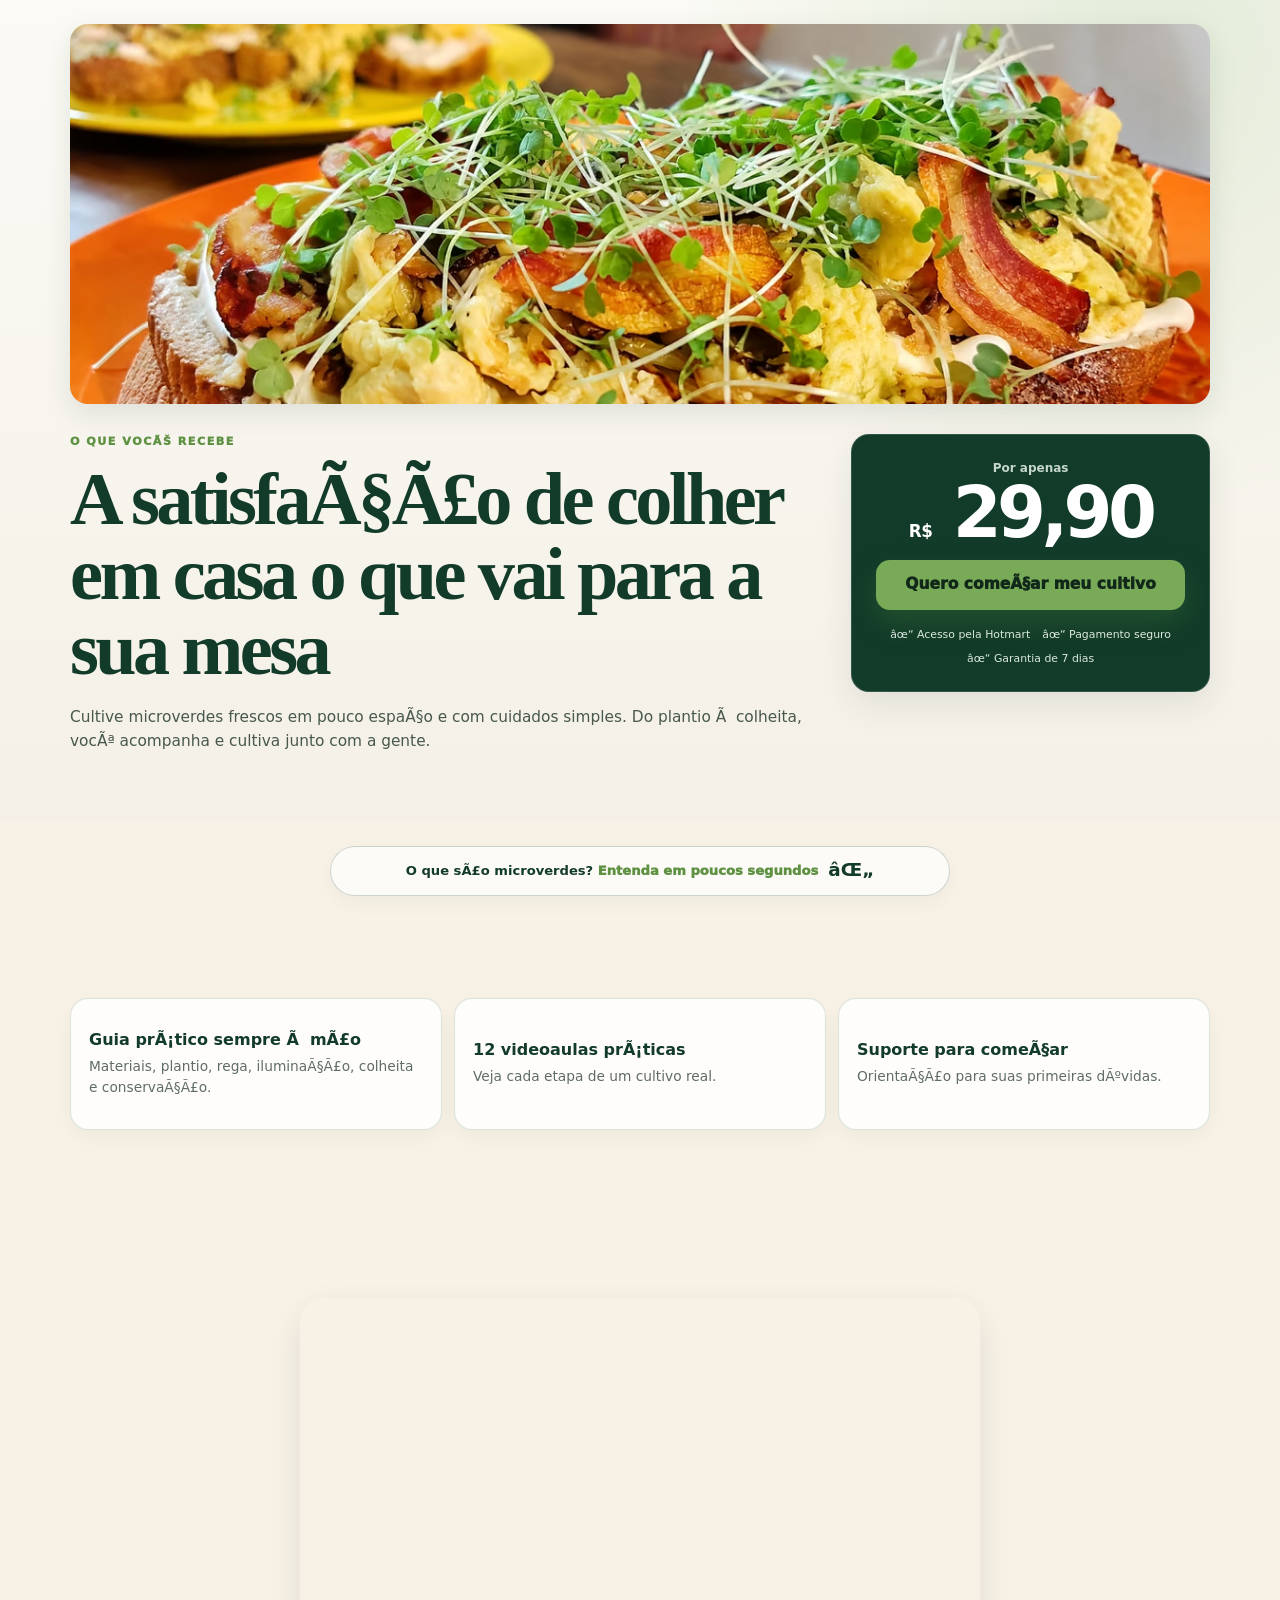
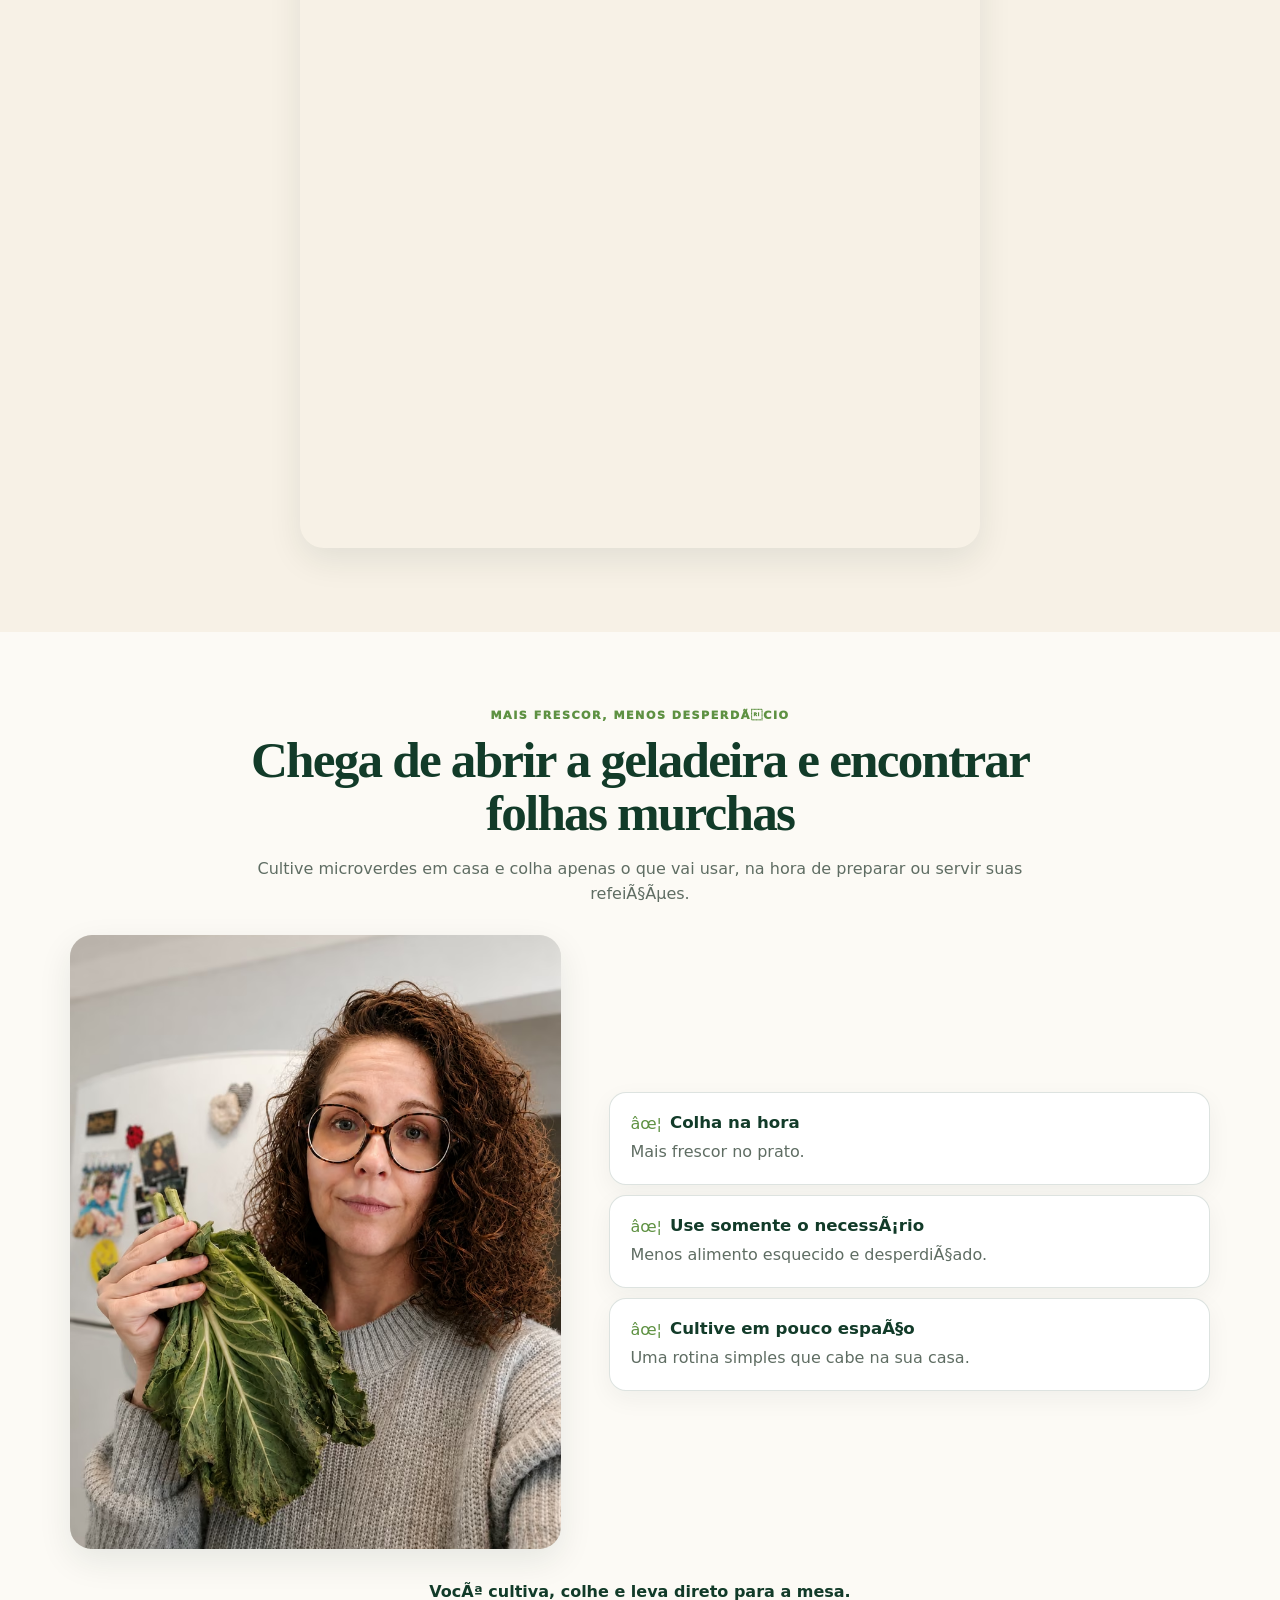
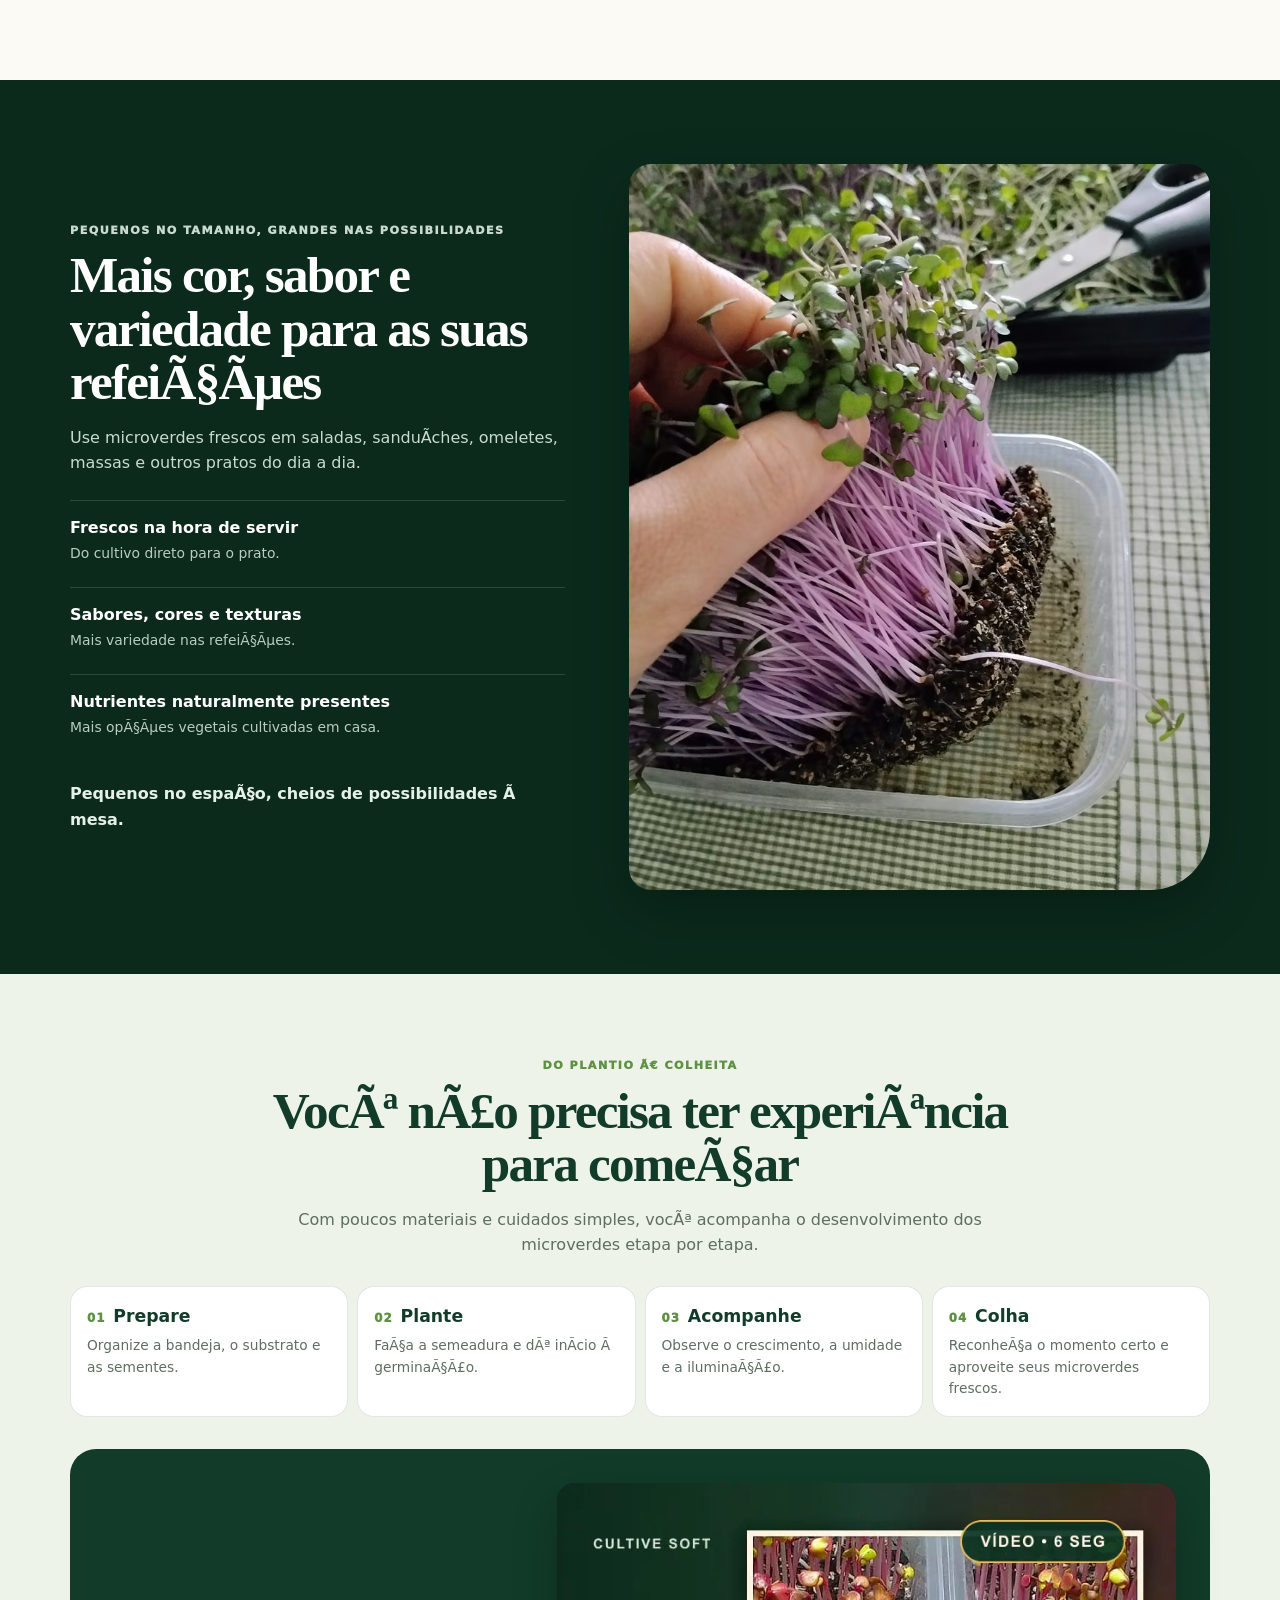
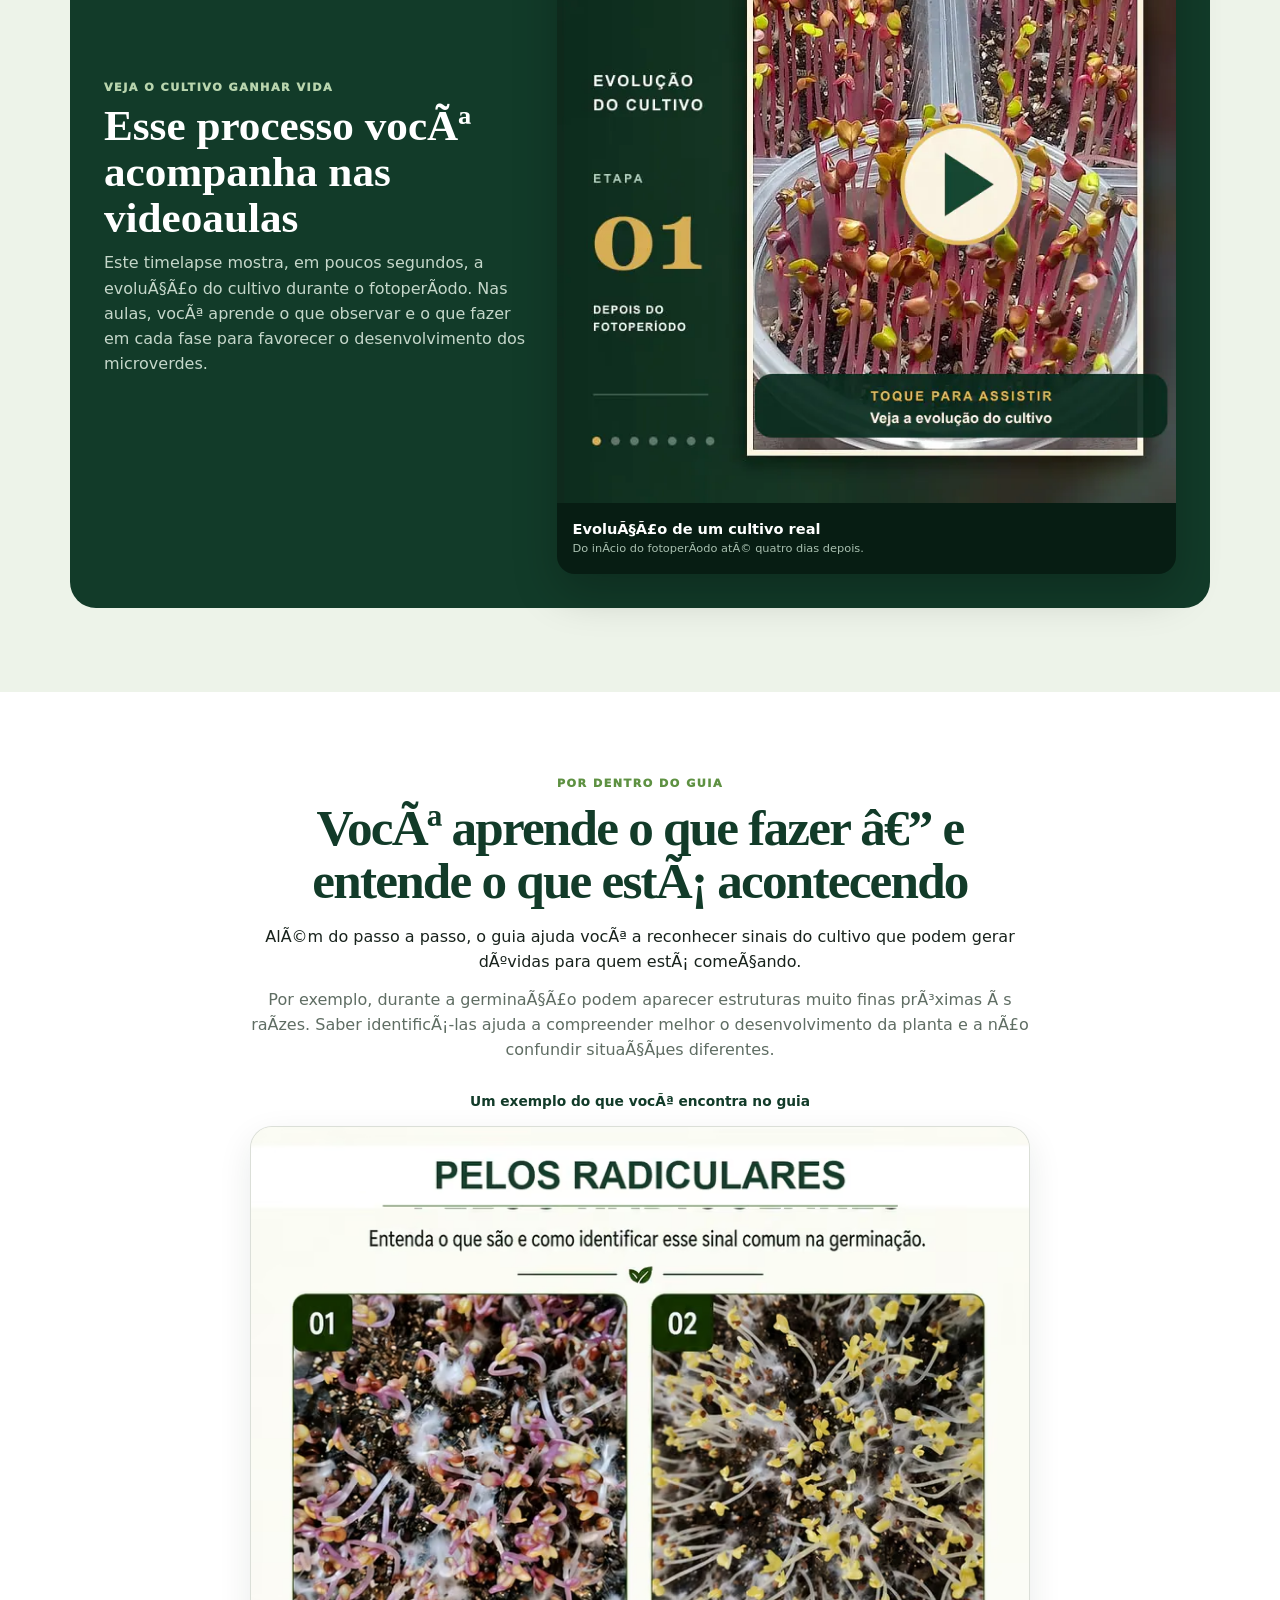
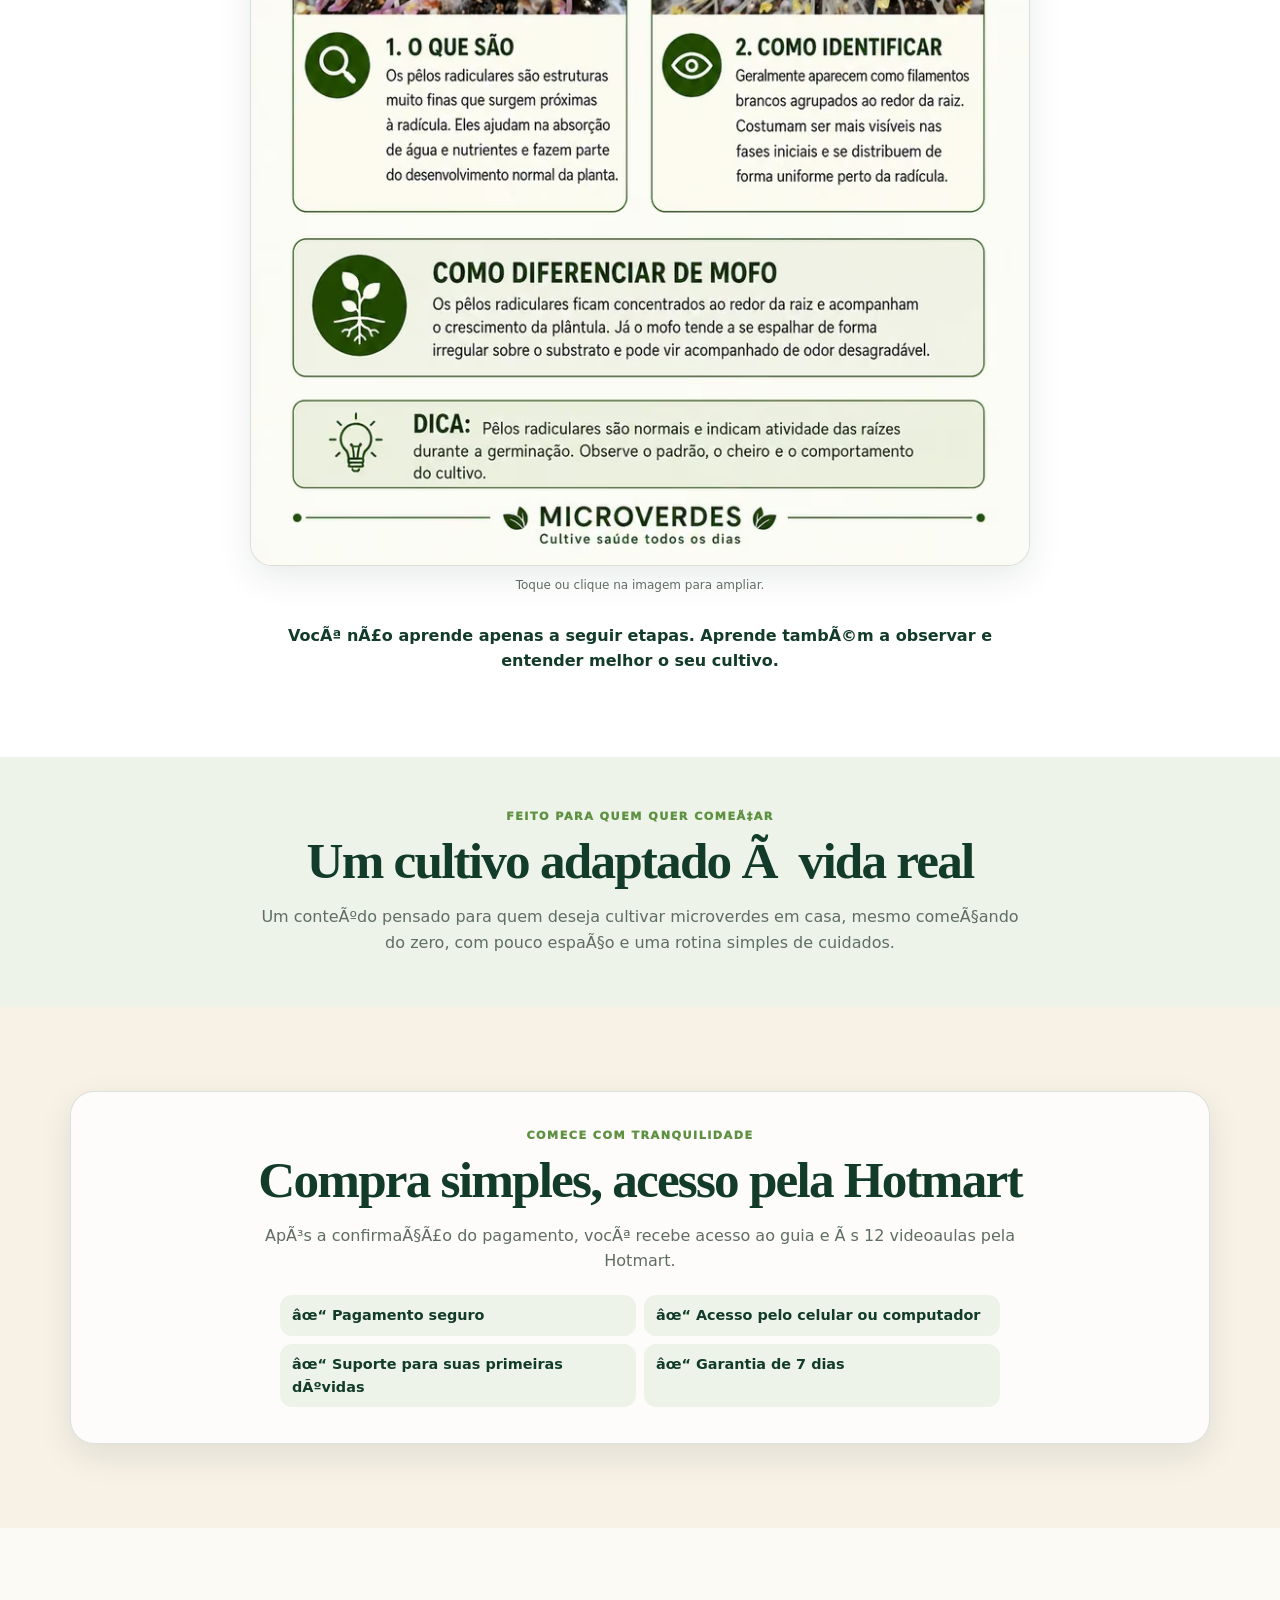
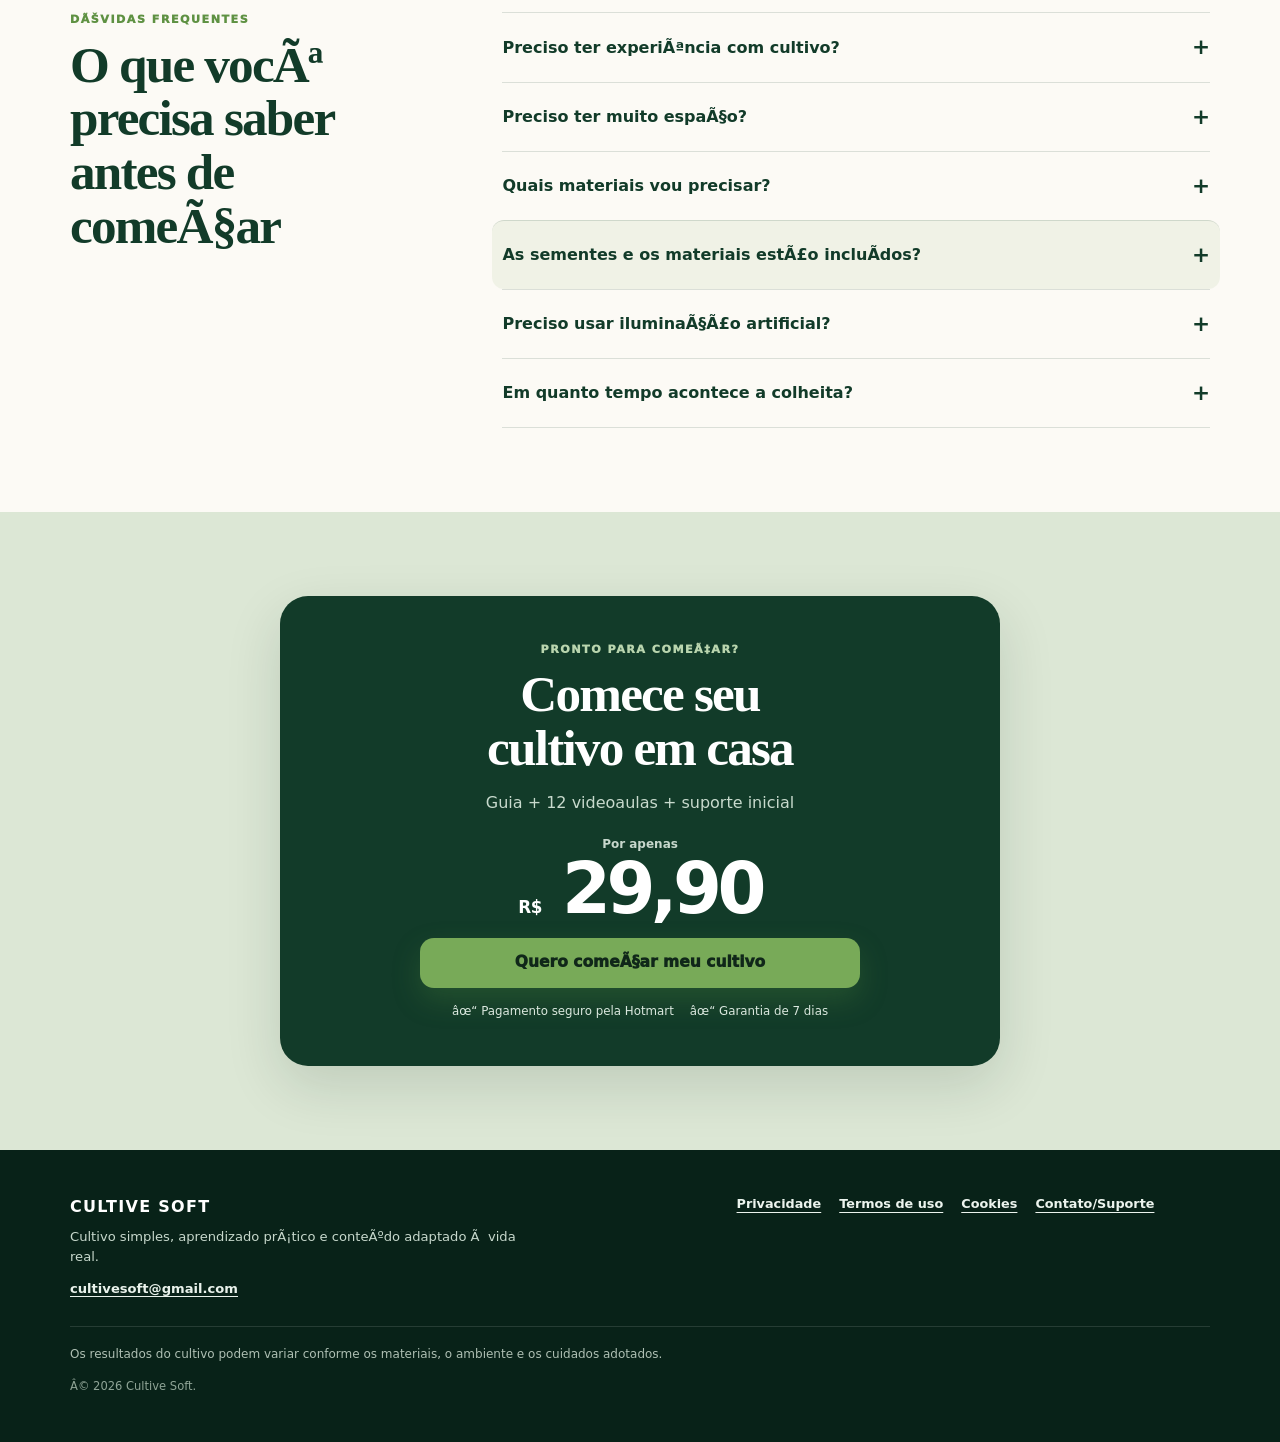
<file: guiapratico/index.html>
<!DOCTYPE html><html lang="pt-BR"><head><meta charSet="utf-8"/><meta name="viewport" content="width=device-width, initial-scale=1"/><link rel="preload" href="/guiapratico/images/pelos-radiculares-1200.webp" as="image"/><style data-critical-css>:root{--forest:#123b29;--forest-2:#0b2a1c;--forest-3:#1d5039;--green:#78aa58;--green-strong:#5e9142;--sage:#dfe9d8;--sage-2:#edf3e9;--cream:#f7f1e6;--cream-2:#fcfaf5;--white:#fff;--ink:#18221c;--muted:#5f6d63;--line:#123b2924;--gold:#e8b64f;--shadow:0 20px 55px #0c2d1e24;--shadow-soft:0 12px 34px #0c2d1e17;--radius-lg:30px;--radius-md:22px;--radius-sm:15px}*{box-sizing:border-box}html{scroll-behavior:smooth;background:var(--cream-2)}body{background:var(--cream-2);color:var(--ink);text-rendering:optimizelegibility;-webkit-font-smoothing:antialiased;margin:0;font-family:Inter,ui-sans-serif,system-ui,-apple-system,BlinkMacSystemFont,Segoe UI,sans-serif;font-size:16px;line-height:1.58}img,video{max-width:100%;display:block}a{color:inherit}button,a{-webkit-tap-highlight-color:transparent}button{font:inherit}.shell{width:min(100% - 28px,1140px);margin-inline:auto}.narrow{max-width:780px;margin-inline:auto}.center{text-align:center}.sr-only{clip:rect(0, 0, 0, 0);white-space:nowrap;border:0;width:1px;height:1px;margin:-1px;padding:0;position:absolute;overflow:hidden}.anchor-alias{position:absolute;transform:translateY(-18px)}.section{padding:52px 0}.section-heading{margin-bottom:28px}.section-heading h2,.media-copy h2,.faq-heading h2,.final-offer-card h2{color:var(--forest);letter-spacing:-.035em;margin:10px 0 16px;font-family:Georgia,Times New Roman,serif;font-size:clamp(2rem,9vw,3.2rem);line-height:1.05}.section-heading>p:last-child,.media-copy>p,.faq-heading>p:last-child{color:var(--muted)}.section-heading>p:not(.eyebrow){margin-top:12px;margin-bottom:0}.eyebrow{color:var(--green-strong);letter-spacing:.13em;text-transform:uppercase;margin:0;font-size:.7rem;font-weight:950;line-height:1.35}.eyebrow-light{color:#b9d5ae}.section-closing{max-width:790px;color:var(--forest);margin:28px auto 0;font-weight:850}.section-closing.light{color:#e5f0e7}.button{text-align:center;white-space:nowrap;border:0;border-radius:14px;justify-content:center;align-items:center;min-height:50px;padding:14px 18px;font-size:clamp(.86rem,4vw,.97rem);font-weight:950;line-height:1;text-decoration:none;transition:transform .18s,box-shadow .18s,background .18s;display:inline-flex}.button:hover{transform:translateY(-2px)}.button:focus-visible,.footer-links a:focus-visible,.footer-brand a:focus-visible,.mobile-cta:focus-visible,.faq-trigger:focus-visible,.guide-preview-button:focus-visible,.guide-dialog-close:focus-visible{outline:3px solid var(--gold);outline-offset:3px}.button-primary{background:var(--green);color:#102719;box-shadow:0 12px 28px #558e3d42}.button-primary:hover{background:#86b867}.button-wide{width:100%}.hero-section{background:radial-gradient(circle at 90% 5%,#78aa582e,#0000 34%),linear-gradient(#fbfaf5 0%,#f4f0e7 100%);padding:0 0 24px;overflow:hidden}.hero-strip{background:#e8eadf;border-radius:0;width:100vw;margin-left:50%;display:block;overflow:hidden;transform:translate(-50%);box-shadow:0 10px 28px #0c2d1e1a}.hero-strip img{aspect-ratio:3;object-fit:cover;object-position:center;width:100%;height:auto}.hero-body{gap:30px;margin-top:30px;display:grid}.hero-copy{text-align:center}.hero-copy h1{max-width:830px;color:var(--forest);letter-spacing:-.048em;text-wrap:balance;margin:18px auto 22px;font-family:Georgia,Times New Roman,serif;font-size:clamp(2.05rem,10vw,4.8rem);line-height:1.01}.hero-copy .lead{color:#48584d;max-width:760px;margin:0 auto;font-size:.96rem;line-height:1.58}.hero-purchase{background:var(--forest);color:#fff;box-shadow:var(--shadow-soft);border:1px solid #ffffff24;border-radius:18px;align-self:start;padding:22px 18px}.hero-purchase>span,.final-price>span{color:#c6d7cb;font-size:.75rem;font-weight:800;display:block}.hero-purchase>span,.hero-purchase>strong{text-align:center}.hero-purchase>strong,.final-price>strong{letter-spacing:-.065em;margin:1px 0 12px;font-size:clamp(2.85rem,14vw,4.4rem);line-height:.98;display:block}.hero-purchase>strong small,.final-price>strong small{letter-spacing:-.02em;font-size:1.05rem}.trust-list{color:#dbe9de;flex-wrap:wrap;justify-content:center;gap:7px 12px;margin:16px 0 0;padding:0;font-size:.68rem;list-style:none;display:flex}.offer-details-section{background:var(--cream);padding:28px 0 24px}.hero-benefits{grid-auto-rows:1fr;gap:12px;margin-top:0;display:grid}.hero-benefits article{border:1px solid var(--line);background:#ffffffd1;border-radius:18px;align-content:center;min-height:112px;padding:18px;display:grid;box-shadow:0 8px 24px #0f30210a}.hero-benefits h2{color:var(--forest);margin:0 0 6px;font-size:1rem;line-height:1.28}.hero-benefits p{color:var(--muted);margin:0;font-size:.86rem;line-height:1.5}.microgreens-explainer-section{background:var(--cream);padding:18px 0 12px}.microgreens-explainer-trigger{width:min(100%,620px);min-height:50px;color:var(--forest);text-align:center;cursor:pointer;background:#ffffffb8;border:1px solid #123b2933;border-radius:999px;justify-content:center;align-items:center;gap:10px;margin-inline:auto;padding:12px 16px;font-size:.82rem;font-weight:760;line-height:1.35;display:flex;box-shadow:0 8px 22px #0f30210a}.microgreens-explainer-trigger strong{color:var(--green-strong);font-weight:920}.microgreens-explainer-trigger:focus-visible{outline:3px solid var(--gold);outline-offset:3px}.microgreens-explainer-chevron{flex:none;font-size:1.15rem;line-height:1;transition:transform .24s}.microgreens-explainer-trigger[aria-expanded=true] .microgreens-explainer-chevron{transform:rotate(180deg)}.microgreens-explainer-panel{opacity:0;pointer-events:none;grid-template-rows:0fr;transition:grid-template-rows .32s,opacity .22s;display:grid}.microgreens-explainer-panel.is-open{opacity:1;pointer-events:auto;grid-template-rows:1fr}.microgreens-explainer-panel-inner{min-height:0;overflow:hidden}.microgreens-explainer-card{border:1px solid var(--line);width:min(100%,780px);box-shadow:var(--shadow-soft);background:#ffffffdb;border-radius:24px;margin:16px auto 4px;padding:22px 18px}.microgreens-explainer-copy{max-width:690px;margin-inline:auto}.microgreens-explainer-copy h2{color:var(--forest);letter-spacing:-.035em;text-align:center;margin:0 0 10px;font-family:Georgia,Times New Roman,serif;font-size:clamp(1.75rem,8vw,2.65rem);line-height:1.05}.microgreens-explainer-copy>p{color:var(--muted);margin:0;font-size:.9rem;line-height:1.6}.microgreens-explainer-picture{background:#edf1e8;border-radius:18px;width:min(100%,720px);min-height:0;margin:20px auto 22px;display:block;overflow:hidden}.microgreens-explainer-picture img{aspect-ratio:16/9;object-fit:cover;width:100%;height:auto}.microgreens-explainer-facts{gap:18px;display:grid}.microgreens-explainer-facts>div{border-top:1px solid var(--line);padding-top:17px}.microgreens-explainer-facts h3{color:var(--forest);margin:0 0 7px;font-size:1rem;line-height:1.3}.microgreens-explainer-facts p{color:var(--muted);margin:0;font-size:.86rem;line-height:1.58}.nutrient-highlight{color:var(--forest);white-space:nowrap;font-size:1.05em;font-weight:950}.microgreens-explainer-facts .microgreens-source{color:#748177;margin-top:8px;font-size:.68rem;line-height:1.45}.product-art-section{background:var(--cream);padding:20px 0 52px}.product-art-inner{max-width:760px}.product-picture{width:min(100%,680px);box-shadow:var(--shadow-soft);border-radius:24px;margin-inline:auto;display:block;overflow:hidden}.product-picture img{object-fit:contain;width:100%;height:auto}.problem-section{background:var(--cream-2);padding:52px 0}.problem-layout{align-items:center;gap:18px;display:grid}.problem-photo{box-shadow:var(--shadow-soft);background:#e8e7df;border-radius:22px;display:block;overflow:hidden}.problem-photo img{aspect-ratio:4/5;object-fit:cover;object-position:50% 42%;width:100%;height:auto}.three-card-grid{gap:10px;display:grid}.three-card-grid article{border:1px solid var(--line);background:#fff;border-radius:17px;padding:17px;box-shadow:0 8px 25px #0f30210d}.card-title-row{align-items:center;gap:8px;display:flex}.card-title-row span{color:var(--green-strong);flex:none;font-size:1rem;line-height:1}.three-card-grid h3{color:var(--forest);margin:0;font-size:1.04rem;line-height:1.25}.three-card-grid p{color:var(--muted);margin:5px 0 0}.problem-section .section-closing{margin-top:30px}.possibilities-section{background:var(--forest-2);color:#fff}.media-layout{align-items:center;gap:32px;display:grid}.media-copy h2{color:#fff}.media-copy>p{color:#c8dbce}.benefit-list{gap:8px;margin-top:24px;display:grid}.benefit-list article{border-top:1px solid #ffffff24;padding:14px 0}.benefit-list h3{margin:0 0 3px;font-size:1rem}.benefit-list p{color:#b9cdbf;margin:0;font-size:.87rem}.real-photo{border-radius:22px 22px 60px;display:block;overflow:hidden;box-shadow:0 22px 55px #00000045}.real-photo img{aspect-ratio:4/5;object-fit:cover;object-position:50% 42%;width:100%;height:auto}.process-section{background:var(--sage-2)}.process-grid{gap:9px;margin:0;padding:0;list-style:none;display:grid}.process-grid li{background:#fff;border:1px solid #123b291f;border-radius:17px;min-height:0;padding:16px}.process-title-row{align-items:baseline;gap:8px;display:flex}.process-title-row span{color:var(--green-strong);letter-spacing:.08em;font-size:.74rem;font-weight:950}.process-title-row h3{color:var(--forest);margin:0;font-size:1.08rem}.process-grid p{color:var(--muted);margin:5px 0 0;font-size:.86rem}.video-block{background:var(--forest);color:#fff;border-radius:26px;gap:22px;margin-top:32px;padding:22px;display:grid}.video-intro h3{margin:8px 0 10px;font-family:Georgia,Times New Roman,serif;font-size:clamp(1.8rem,7vw,2.7rem);line-height:1.06}.video-intro>p:last-child{color:#c5d7ca;margin:0}.video-player{background:#071d13;border-radius:18px;margin:0;overflow:hidden;box-shadow:0 18px 45px #0000003b}.video-screen{aspect-ratio:1;background:#071d13;position:relative;overflow:hidden}.video-screen video{object-fit:cover;width:100%;height:100%}.video-start-hitbox{cursor:pointer;background:0 0;border:0;width:100%;position:absolute;inset:0}.video-start-hitbox[hidden]{display:none}.video-start-hitbox:focus-visible{outline:4px solid var(--gold);outline-offset:-7px}.video-player figcaption{padding:14px 16px 16px;display:block}.video-player figcaption div,.video-player figcaption b,.video-player figcaption span{display:block}.video-player figcaption b{color:#fff;font-size:.91rem}.video-player figcaption div span{color:#a9c0b0;font-size:.71rem}.inside-guide-section{background:var(--white);position:relative}.inside-example-label{color:var(--forest);margin:0 0 14px;font-size:.86rem;font-weight:900}.guide-preview-button{border:1px solid var(--line);background:var(--cream-2);width:min(100%,780px);box-shadow:var(--shadow-soft);cursor:zoom-in;border-radius:22px;margin-inline:auto;padding:0;display:block;overflow:hidden}.guide-preview-button picture,.guide-preview-button img{width:100%;height:auto;display:block}.zoom-hint{color:var(--muted);margin:10px 0 0;font-size:.75rem}.guide-dialog{background:#fff;border:0;border-radius:18px;width:min(96vw,1100px);max-width:none;max-height:94vh;margin:auto;padding:0;overflow:auto;box-shadow:0 30px 80px #00000061}.guide-dialog::backdrop{background:#03110bc7}.guide-dialog-inner{min-width:min(100%,720px);position:relative}.guide-dialog-inner img{width:100%;height:auto}.guide-dialog-close{float:right;z-index:2;color:#fff;cursor:pointer;background:#09261aeb;border:1px solid #ffffff80;border-radius:999px;place-items:center;width:44px;height:44px;margin:10px 10px -54px 0;font-size:1.6rem;line-height:1;display:grid;position:sticky;top:10px}.fit-section{background:var(--sage-2);padding:44px 0}.fit-heading{margin-bottom:0}.reassurance-section{background:var(--cream)}.reassurance-card{border:1px solid var(--line);box-shadow:var(--shadow-soft);background:#ffffffc7;border-radius:24px;padding:26px 20px}.reassurance-heading{margin-bottom:22px}.reassurance-list{max-width:720px;color:var(--forest);gap:8px;margin:0 auto;padding:0;font-size:.9rem;font-weight:850;list-style:none;display:grid}.reassurance-list li{background:var(--sage-2);border-radius:12px;padding:9px 12px}.faq-section{background:var(--cream-2)}.faq-layout{gap:30px;display:grid}.faq-item{border-top:1px solid var(--line)}.faq-item:last-child{border-bottom:1px solid var(--line)}.faq-item.faq-highlight{background:#78aa5817;border-radius:12px;margin-inline:-10px;padding-inline:10px}.faq-trigger{width:100%;min-height:60px;color:var(--forest);text-align:left;cursor:pointer;background:0 0;border:0;justify-content:space-between;align-items:center;gap:16px;padding:17px 0;font-weight:900;display:flex}.faq-icon{flex:none;font-size:1.35rem;transition:transform .18s}.faq-trigger[aria-expanded=true] .faq-icon{transform:rotate(45deg)}.faq-panel p{color:var(--muted);margin:-2px 32px 19px 0}.final-offer-section{background:#dce7d5}.final-offer-card{background:var(--forest);color:#fff;text-align:center;max-width:720px;box-shadow:var(--shadow);border-radius:28px;margin-inline:auto;padding:30px 20px}.final-offer-card h2{color:#fff;text-wrap:balance;max-width:16ch;margin:10px auto 16px}.final-summary{color:#c8dacd;text-wrap:balance;max-width:31ch;margin:0 auto 20px;line-height:1.5}.keep-together{white-space:nowrap}.final-price{margin-bottom:14px}.final-price>span{color:#c7d7cc}.final-price>strong{color:#fff}.final-offer-card .button{max-width:440px;margin-inline:auto}.final-trust-list{color:#dbe8df;flex-wrap:wrap;justify-content:center;gap:6px 16px;margin:14px 0 0;padding:0;font-size:.74rem;list-style:none;display:flex}footer{color:#c7d8cc;background:#082218;padding:44px 0 96px}.footer-layout{gap:26px;display:grid}.footer-brand b{color:#fff;letter-spacing:.08em;font-size:1rem}.footer-brand p{max-width:470px;margin:7px 0;font-size:.82rem}.footer-brand a{color:#e9f2eb;text-underline-offset:3px;font-size:.82rem;font-weight:800}.footer-links{flex-wrap:wrap;gap:10px 18px;display:flex}.footer-links a{color:#ecf4ee;text-underline-offset:4px;font-size:.8rem;font-weight:750}.footer-legal{border-top:1px solid #ffffff1f;padding-top:18px}.footer-legal p{color:#aebfb3;max-width:700px;margin:0 0 8px;font-size:.75rem}.footer-legal span{color:#8fa496;font-size:.72rem}.mobile-cta{right:max(8px, env(safe-area-inset-right));bottom:max(8px, env(safe-area-inset-bottom));left:max(8px, env(safe-area-inset-left));z-index:50;color:#fff;opacity:0;pointer-events:none;background:#0a271af7;border:1px solid #ffffff2e;border-radius:15px;justify-content:space-between;align-items:center;gap:10px;min-height:56px;padding:7px 8px 7px 13px;text-decoration:none;transition:opacity .2s,transform .2s;display:flex;position:fixed;transform:translateY(18px);box-shadow:0 15px 38px #00000047}.show-mobile-cta .mobile-cta{opacity:1;pointer-events:auto;transform:translateY(0)}.mobile-cta span,.mobile-cta small,.mobile-cta b{display:block}.mobile-cta small{color:#b9cdbf;font-size:.61rem;line-height:1.25}.mobile-cta b{margin-top:2px;font-size:.94rem}.mobile-cta>strong{background:var(--green);color:#102719;white-space:nowrap;border-radius:10px;padding:9px 13px;font-size:.79rem}@media (width<=620px){.section:not(.hero-section){content-visibility:auto;contain-intrinsic-size:auto 650px}.hero-section{content-visibility:visible}.guide-dialog{border-radius:0;width:100vw;max-height:100dvh}.guide-dialog-inner{min-width:100%}}@media (width>=621px){.shell{width:min(100% - 40px,1140px)}.section{padding:72px 0}.hero-section{padding:20px 0 56px}.hero-strip{border-radius:18px;width:100%;margin-left:0;transform:none}.hero-copy{text-align:left}.hero-copy h1{text-wrap:initial;margin:13px 0 18px}.hero-copy .lead{margin:0}.hero-body{grid-template-columns:minmax(0,1.35fr) minmax(285px,.65fr);align-items:center;gap:36px;margin-top:30px}.hero-benefits{grid-template-columns:repeat(3,minmax(0,1fr));grid-auto-rows:auto}.microgreens-explainer-section{padding:24px 0 18px}.microgreens-explainer-card{padding:30px}.microgreens-explainer-facts{grid-template-columns:repeat(2,minmax(0,1fr));gap:24px}.microgreens-explainer-facts>div{padding:18px 6px 0}.hero-benefits article{min-height:132px}.hero-purchase{padding:22px}.product-art-section{padding:30px 0 68px}.problem-layout{grid-template-columns:minmax(260px,.82fr) minmax(0,1.18fr);gap:28px}.problem-photo img{aspect-ratio:4/5}.process-grid{grid-template-columns:repeat(2,minmax(0,1fr))}.reassurance-card{padding:36px}.reassurance-list{grid-template-columns:repeat(2,minmax(0,1fr))}.final-offer-card h2{max-width:18ch}.footer-links{align-content:start}}@media (width>=901px){.section{padding:84px 0}.hero-section{padding:24px 0 68px}.hero-copy h1{font-size:clamp(3.65rem,5.8vw,5.25rem)}.hero-purchase{padding:24px;position:sticky;top:28px}.problem-section{padding:76px 0}.problem-layout{grid-template-columns:minmax(320px,.9fr) minmax(0,1.1fr);gap:48px}.three-card-grid article{padding:20px}.media-layout{grid-template-columns:minmax(0,.92fr) minmax(320px,1.08fr);gap:64px}.real-photo img{aspect-ratio:4/5}.process-grid{grid-template-columns:repeat(4,minmax(0,1fr))}.video-block{grid-template-columns:.82fr 1.18fr;align-items:center;padding:34px}.inside-guide-section .section-heading{margin-bottom:28px}.fit-section{padding:52px 0}.faq-layout{grid-template-columns:minmax(260px,.68fr) minmax(0,1.32fr);align-items:start;gap:68px}.faq-heading{position:sticky;top:36px}.final-offer-card{padding:46px 52px}footer{padding-bottom:44px}.footer-layout{grid-template-columns:1.15fr .85fr}.footer-legal{grid-column:1/-1}.mobile-cta{display:none}}@media (prefers-reduced-motion:reduce){html{scroll-behavior:auto}*,:before,:after{scroll-behavior:auto!important;transition-duration:.01ms!important;animation-duration:.01ms!important;animation-iteration-count:1!important}}
</style><title>Microverdes na Vida Real | Guia + 12 videoaulas + suporte inicial</title><meta name="description" content="Aprenda a cultivar microverdes em casa com um guia prÃ¡tico, 12 videoaulas do preparo Ã  colheita e suporte inicial."/><meta name="application-name" content="Cultive Soft"/><meta name="robots" content="noindex, nofollow"/><meta property="og:title" content="Microverdes na Vida Real"/><meta property="og:description" content="Guia prÃ¡tico + 12 videoaulas + suporte inicial para cultivar microverdes em casa."/><meta property="og:type" content="website"/><meta property="og:locale" content="pt_BR"/><meta property="og:image" content="https://www.cultivesoft.com.br/guiapratico/images/microverdes-hero.webp"/><meta property="og:image:width" content="1200"/><meta property="og:image:height" content="675"/><meta property="og:image:alt" content="Microverdes na Vida Real â€” guia prÃ¡tico, 12 videoaulas e suporte inicial"/><meta name="twitter:card" content="summary_large_image"/><meta name="twitter:title" content="Microverdes na Vida Real"/><meta name="twitter:description" content="Guia prÃ¡tico + 12 videoaulas + suporte inicial para cultivar microverdes em casa."/><meta name="twitter:image" content="https://www.cultivesoft.com.br/guiapratico/images/microverdes-hero.webp"/><meta name="theme-color" content="#173f2c"/><script>
(() => {
  if (window.__cultivePixelLoaded) return;
  const pixelId = '28868319952752371';
  const local = ['localhost', '127.0.0.1'].includes(location.hostname);
  const queue = [];
  window.fbq = window.fbq || function () {
    window.fbq.callMethod ? window.fbq.callMethod.apply(window.fbq, arguments) : queue.push(arguments);
  };
  window.fbq.queue = queue;
  window.fbq.push = window.fbq;
  window.fbq.loaded = false;
  window.fbq.version = '2.0';
  const createEventId = (name) => {
    try { return name + '_' + crypto.randomUUID(); }
    catch (_) { return name + '_' + Date.now() + '_' + Math.random().toString(36).slice(2); }
  };
  window.__cultiveMetaEventIds = window.__cultiveMetaEventIds || {};
  const pageViewEventId = window.__cultiveMetaEventIds.PageView || createEventId('pageview');
  window.__cultiveMetaEventIds.PageView = pageViewEventId;
  window.fbq('init', pixelId);
  window.fbq('track', 'PageView', {}, { eventID: pageViewEventId });
  window.dataLayer = window.dataLayer || [];
  window.dataLayer.push({ event: 'page_view', event_name: 'PageView', event_id: pageViewEventId });

  const loadPixel = () => {
    if (window.__cultivePixelLoaded) return;
    window.__cultivePixelLoaded = true;
    cleanup();
  if (local) {
    window.__cultivePixelMockEvents = [];
      queue.forEach((args) => window.__cultivePixelMockEvents.push(args));
  } else {
    if (!window._fbq) window._fbq = window.fbq;
    const script = document.createElement('script');
    script.async = true;
    script.src = 'https://connect.facebook.net/pt_BR/fbevents.js';
    document.head.appendChild(script);
  }
    window.fbq.loaded = true;
  window.__cultivePageViewCount = (window.__cultivePageViewCount || 0) + 1;
  document.documentElement.dataset.pixelPageviews = String(window.__cultivePageViewCount);
  };

  const events = ['pointerdown', 'keydown', 'touchstart', 'scroll'];
  const cleanup = () => events.forEach((event) => removeEventListener(event, loadPixel));
  events.forEach((event) => addEventListener(event, loadPixel, { once: true, passive: true }));
  addEventListener('load', () => {
    if ('requestIdleCallback' in window) window.requestIdleCallback(loadPixel, { timeout: 2000 });
    else setTimeout(loadPixel, 2000);
  }, { once: true });
})();</script></head><body><main id="inicio"><section class="section hero-section" id="oferta-principal" aria-labelledby="titulo-oferta-principal"><div class="shell hero-shell"><picture class="hero-strip"><source type="image/avif" srcSet="/guiapratico/images/hero-prato-420.avif 420w, /guiapratico/images/hero-prato-672.avif 672w, /guiapratico/images/hero-prato-1200.avif 1200w" sizes="(max-width: 620px) 100vw, min(1140px, calc(100vw - 40px))"/><source type="image/webp" srcSet="/guiapratico/images/hero-prato-420.webp 420w, /guiapratico/images/hero-prato-672.webp 672w, /guiapratico/images/hero-prato-1200.webp 1200w" sizes="(max-width: 620px) 100vw, min(1140px, calc(100vw - 40px))"/><img src="/guiapratico/images/hero-prato-1200.webp" width="1200" height="400" alt="Prato servido com microverdes frescos" loading="eager" fetchPriority="high" decoding="async"/></picture><div class="hero-body"><div class="hero-copy"><p class="eyebrow">O QUE VOCÃŠ RECEBE</p><h1 id="titulo-oferta-principal">A satisfaÃ§Ã£o de colher em casa o que vai para a sua mesa</h1><p class="lead">Cultive microverdes frescos em pouco espaÃ§o e com cuidados simples. Do plantio Ã  colheita, vocÃª acompanha e cultiva junto com a gente.</p></div><aside class="hero-purchase" aria-label="Oferta do Guia PrÃ¡tico de Microverdes em Casa"><span>Por apenas</span><strong><small>R$</small> 29,90</strong><a class="button button-primary button-wide" href="https://pay.hotmart.com/A106618665X" data-hotmart="true" data-event="ClickBuyButton" data-location="hero">Quero comeÃ§ar meu cultivo</a><ul class="trust-list" aria-label="InformaÃ§Ãµes da compra"><li>âœ“ Acesso pela Hotmart</li><li>âœ“ Pagamento seguro</li><li>âœ“ Garantia de 7 dias</li></ul></aside></div></div></section><section class="microgreens-explainer-section" id="o-que-sao-microverdes" aria-label="ExplicaÃ§Ã£o opcional sobre o que sÃ£o microverdes"><div class="shell"><button type="button" class="microgreens-explainer-trigger" aria-expanded="false" aria-controls="microgreens-explainer-panel" data-microgreens-explainer="true"><span>O que sÃ£o microverdes? <strong>Entenda em poucos segundos</strong></span><span class="microgreens-explainer-chevron" aria-hidden="true">âŒ„</span></button><div class="microgreens-explainer-panel" id="microgreens-explainer-panel" aria-hidden="true" data-microgreens-panel="true"><div class="microgreens-explainer-panel-inner"><article class="microgreens-explainer-card"><div class="microgreens-explainer-copy"><h2 id="microgreens-explainer-heading">O que sÃ£o microverdes?</h2><p>Microverdes sÃ£o plantas jovens e comestÃ­veis, colhidas pouco tempo depois da germinaÃ§Ã£o, quando as primeiras folhas jÃ¡ se desenvolveram. SÃ£o cultivados em bandejas, ocupam pouco espaÃ§o e podem ser usados frescos em diferentes refeiÃ§Ãµes.</p></div><picture class="microgreens-explainer-picture" data-microgreens-explainer-picture="true"><source type="image/avif" data-srcset="/guiapratico/images/microverdes-explainer-480.avif 480w, /guiapratico/images/microverdes-explainer-800.avif 800w, /guiapratico/images/microverdes-explainer-1200.avif 1200w" sizes="(max-width: 620px) calc(100vw - 56px), min(720px, calc(100vw - 72px))"/><source type="image/webp" data-srcset="/guiapratico/images/microverdes-explainer-480.webp 480w, /guiapratico/images/microverdes-explainer-800.webp 800w, /guiapratico/images/microverdes-explainer-1200.webp 1200w" sizes="(max-width: 620px) calc(100vw - 56px), min(720px, calc(100vw - 72px))"/><img data-src="/guiapratico/images/microverdes-explainer-800.webp" width="800" height="450" alt="Bandejas com microverdes de talos roxos prontos para a colheita" loading="lazy" decoding="async"/><noscript><img src="/guiapratico/images/microverdes-explainer-800.webp" width="800" height="450" alt="Bandejas com microverdes de talos roxos prontos para a colheita" loading="lazy"/></noscript></picture><div class="microgreens-explainer-copy microgreens-explainer-facts"><div><h3>Pequenos no tamanho, concentrados em nutrientes</h3><p>Dependendo da variedade e do nutriente analisado, alguns microverdes podem apresentar concentraÃ§Ãµes de certas vitaminas e carotenoides muito superiores Ã s folhas maduras â€” chegando, em alguns casos, a <strong class="nutrient-highlight">cerca de 40 vezes</strong>.</p><p class="microgreens-source">Fonte: Xiao et al., <cite>Journal of Agricultural and Food Chemistry</cite>, 2012.</p></div></div></article></div></div></div></section><section class="section offer-details-section" id="conteudo-oferta" aria-label="ConteÃºdo incluÃ­do na compra"><div class="shell"><div class="hero-benefits"><article><h2>Guia prÃ¡tico sempre Ã  mÃ£o</h2><p>Materiais, plantio, rega, iluminaÃ§Ã£o, colheita e conservaÃ§Ã£o.</p></article><article><h2>12 videoaulas prÃ¡ticas</h2><p>Veja cada etapa de um cultivo real.</p></article><article><h2>Suporte para comeÃ§ar</h2><p>OrientaÃ§Ã£o para suas primeiras dÃºvidas.</p></article></div></div></section><section class="section product-art-section" id="produto" aria-label="ApresentaÃ§Ã£o do produto"><div class="shell product-art-inner"><h2 class="sr-only">Guia PrÃ¡tico de Microverdes em Casa</h2><picture class="product-picture"><source type="image/avif" srcSet="/guiapratico/images/produto-3-pilares-480.avif 480w, /guiapratico/images/produto-3-pilares-800.avif 800w, /guiapratico/images/produto-3-pilares-1122.avif 1122w" sizes="(max-width: 620px) calc(100vw - 28px), min(680px, calc(100vw - 40px))"/><source type="image/webp" srcSet="/guiapratico/images/produto-3-pilares-480.webp 480w, /guiapratico/images/produto-3-pilares-800.webp 800w, /guiapratico/images/produto-3-pilares-1122.webp 1122w" sizes="(max-width: 620px) calc(100vw - 28px), min(680px, calc(100vw - 40px))"/><img src="/guiapratico/images/produto-3-pilares-800.webp" width="800" height="1000" alt="Guia Microverdes na Vida Real, videoaulas e suporte inicial" loading="lazy" decoding="async"/></picture></div></section><section class="section problem-section" id="mais-frescor" aria-labelledby="titulo-mais-frescor"><div class="shell"><div class="section-heading narrow center"><p class="eyebrow">MAIS FRESCOR, MENOS DESPERDÃCIO</p><h2 id="titulo-mais-frescor">Chega de abrir a geladeira e encontrar folhas murchas</h2><p>Cultive microverdes em casa e colha apenas o que vai usar, na hora de preparar ou servir suas refeiÃ§Ãµes.</p></div><div class="problem-layout"><picture class="problem-photo"><source type="image/avif" srcSet="/guiapratico/images/fran-couve-480.avif 480w, /guiapratico/images/fran-couve-800.avif 800w, /guiapratico/images/fran-couve-1086.avif 1086w" sizes="(max-width: 900px) calc(100vw - 28px), 43vw"/><source type="image/webp" srcSet="/guiapratico/images/fran-couve-480.webp 480w, /guiapratico/images/fran-couve-800.webp 800w, /guiapratico/images/fran-couve-1086.webp 1086w" sizes="(max-width: 900px) calc(100vw - 28px), 43vw"/><img src="/guiapratico/images/fran-couve-800.webp" width="800" height="1067" alt="Pessoa em casa segurando folhas de couve levemente murchas diante da geladeira" loading="lazy" decoding="async"/></picture><div class="three-card-grid"><article><div class="card-title-row"><span aria-hidden="true">âœ¦</span><h3>Colha na hora</h3></div><p>Mais frescor no prato.</p></article><article><div class="card-title-row"><span aria-hidden="true">âœ¦</span><h3>Use somente o necessÃ¡rio</h3></div><p>Menos alimento esquecido e desperdiÃ§ado.</p></article><article><div class="card-title-row"><span aria-hidden="true">âœ¦</span><h3>Cultive em pouco espaÃ§o</h3></div><p>Uma rotina simples que cabe na sua casa.</p></article></div></div><p class="section-closing center">VocÃª cultiva, colhe e leva direto para a mesa.</p></div></section><section class="section possibilities-section" id="possibilidades" aria-labelledby="titulo-possibilidades"><div class="shell media-layout"><div class="media-copy"><p class="eyebrow eyebrow-light">PEQUENOS NO TAMANHO, GRANDES NAS POSSIBILIDADES</p><h2 id="titulo-possibilidades">Mais cor, sabor e variedade para as suas refeiÃ§Ãµes</h2><p>Use microverdes frescos em saladas, sanduÃ­ches, omeletes, massas e outros pratos do dia a dia.</p><div class="benefit-list"><article><h3>Frescos na hora de servir</h3><p>Do cultivo direto para o prato.</p></article><article><h3>Sabores, cores e texturas</h3><p>Mais variedade nas refeiÃ§Ãµes.</p></article><article><h3>Nutrientes naturalmente presentes</h3><p>Mais opÃ§Ãµes vegetais cultivadas em casa.</p></article></div><p class="section-closing light">Pequenos no espaÃ§o, cheios de possibilidades Ã  mesa.</p></div><picture class="real-photo"><source type="image/avif" srcSet="/guiapratico/images/microverdes-roxos-480.avif 480w, /guiapratico/images/microverdes-roxos-800.avif 800w, /guiapratico/images/microverdes-roxos-1200.avif 1200w" sizes="(max-width: 900px) calc(100vw - 28px), 46vw"/><source type="image/webp" srcSet="/guiapratico/images/microverdes-roxos-480.webp 480w, /guiapratico/images/microverdes-roxos-800.webp 800w, /guiapratico/images/microverdes-roxos-1200.webp 1200w" sizes="(max-width: 900px) calc(100vw - 28px), 46vw"/><img src="/guiapratico/images/microverdes-roxos-800.webp" width="800" height="1067" alt="Colheita real de microverdes com caules roxos, mÃ£o e tesoura ao fundo" loading="lazy" decoding="async"/></picture></div></section><section class="section process-section" id="como-funciona" aria-labelledby="titulo-processo"><div class="shell"><div class="section-heading narrow center"><p class="eyebrow">DO PLANTIO Ã€ COLHEITA</p><h2 id="titulo-processo">VocÃª nÃ£o precisa ter experiÃªncia para comeÃ§ar</h2><p>Com poucos materiais e cuidados simples, vocÃª acompanha o desenvolvimento dos microverdes etapa por etapa.</p></div><ol class="process-grid"><li><div class="process-title-row"><span>01</span><h3>Prepare</h3></div><p>Organize a bandeja, o substrato e as sementes.</p></li><li><div class="process-title-row"><span>02</span><h3>Plante</h3></div><p>FaÃ§a a semeadura e dÃª inÃ­cio Ã  germinaÃ§Ã£o.</p></li><li><div class="process-title-row"><span>03</span><h3>Acompanhe</h3></div><p>Observe o crescimento, a umidade e a iluminaÃ§Ã£o.</p></li><li><div class="process-title-row"><span>04</span><h3>Colha</h3></div><p>ReconheÃ§a o momento certo e aproveite seus microverdes frescos.</p></li></ol><div class="video-block"><div class="video-intro"><p class="eyebrow eyebrow-light">VEJA O CULTIVO GANHAR VIDA</p><h3>Esse processo vocÃª acompanha nas videoaulas</h3><p>Este timelapse mostra, em poucos segundos, a evoluÃ§Ã£o do cultivo durante o fotoperÃ­odo. Nas aulas, vocÃª aprende o que observar e o que fazer em cada fase para favorecer o desenvolvimento dos microverdes.</p></div><figure class="video-player" aria-label="Timelapse demonstrativo da evoluÃ§Ã£o real de um cultivo de microverdes"><div class="video-screen"><video data-src="/guiapratico/videos/evolucao-microverdes.mp4" data-cultive-video="evolucao_microverdes" poster="/guiapratico/images/capa-evolucao-microverdes.webp" preload="metadata" playsInline="" muted="" width="720" height="720" aria-label="Timelapse da evoluÃ§Ã£o dos microverdes durante o fotoperÃ­odo"></video><button class="video-start-hitbox" type="button" data-video-play="true" aria-label="Assistir vÃ­deo da evoluÃ§Ã£o do cultivo"></button></div><figcaption><div><b>EvoluÃ§Ã£o de um cultivo real</b><span>Do inÃ­cio do fotoperÃ­odo atÃ© quatro dias depois.</span></div></figcaption></figure></div></div></section><section class="section inside-guide-section" id="por-dentro" aria-labelledby="titulo-por-dentro"><span id="conteudo" class="anchor-alias" aria-hidden="true"></span><div class="shell"><div class="section-heading narrow center"><p class="eyebrow">POR DENTRO DO GUIA</p><h2 id="titulo-por-dentro">VocÃª aprende o que fazer â€” e entende o que estÃ¡ acontecendo</h2><p>AlÃ©m do passo a passo, o guia ajuda vocÃª a reconhecer sinais do cultivo que podem gerar dÃºvidas para quem estÃ¡ comeÃ§ando.</p><p>Por exemplo, durante a germinaÃ§Ã£o podem aparecer estruturas muito finas prÃ³ximas Ã s raÃ­zes. Saber identificÃ¡-las ajuda a compreender melhor o desenvolvimento da planta e a nÃ£o confundir situaÃ§Ãµes diferentes.</p></div><p class="inside-example-label center">Um exemplo do que vocÃª encontra no guia</p><button class="guide-preview-button" type="button" data-guide-image-open="true" aria-label="Ampliar a pÃ¡gina do guia sobre pelos radiculares"><picture><source type="image/avif" srcSet="/guiapratico/images/pelos-radiculares-480.avif 480w, /guiapratico/images/pelos-radiculares-800.avif 800w, /guiapratico/images/pelos-radiculares-1200.avif 1200w" sizes="(max-width: 760px) calc(100vw - 28px), 760px"/><source type="image/webp" srcSet="/guiapratico/images/pelos-radiculares-480.webp 480w, /guiapratico/images/pelos-radiculares-800.webp 800w, /guiapratico/images/pelos-radiculares-1200.webp 1200w" sizes="(max-width: 760px) calc(100vw - 28px), 760px"/><img src="/guiapratico/images/pelos-radiculares-800.webp" width="800" height="1067" alt="PÃ¡gina do guia explicando o que sÃ£o pelos radiculares, como identificar e como diferenciar de mofo" loading="lazy" decoding="async"/></picture></button><p class="zoom-hint center">Toque ou clique na imagem para ampliar.</p><p class="section-closing center">VocÃª nÃ£o aprende apenas a seguir etapas. Aprende tambÃ©m a observar e entender melhor o seu cultivo.</p><dialog class="guide-dialog" data-guide-dialog="true" aria-label="Imagem ampliada da pÃ¡gina do guia sobre pelos radiculares"><div class="guide-dialog-inner"><button type="button" class="guide-dialog-close" data-guide-dialog-close="true" aria-label="Fechar imagem ampliada">Ã—</button><img src="/guiapratico/images/pelos-radiculares-1200.webp" width="1200" height="1600" alt="PÃ¡gina ampliada do guia sobre pelos radiculares"/></div></dialog></div></section><section class="section fit-section" id="para-quem" aria-labelledby="titulo-para-quem"><div class="shell"><div class="section-heading narrow center fit-heading"><p class="eyebrow">FEITO PARA QUEM QUER COMEÃ‡AR</p><h2 id="titulo-para-quem">Um cultivo adaptado Ã  vida real</h2><p>Um conteÃºdo pensado para quem deseja cultivar microverdes em casa, mesmo comeÃ§ando do zero, com pouco espaÃ§o e uma rotina simples de cuidados.</p></div></div></section><section class="section reassurance-section" id="acesso-garantia" aria-labelledby="titulo-acesso-garantia"><div class="shell reassurance-card"><div class="section-heading narrow center reassurance-heading"><p class="eyebrow">COMECE COM TRANQUILIDADE</p><h2 id="titulo-acesso-garantia">Compra simples, acesso pela Hotmart</h2><p>ApÃ³s a confirmaÃ§Ã£o do pagamento, vocÃª recebe acesso ao guia e Ã s 12 videoaulas pela Hotmart.</p></div><ul class="reassurance-list" aria-label="SeguranÃ§a e acesso"><li>âœ“ Pagamento seguro</li><li>âœ“ Acesso pelo celular ou computador</li><li>âœ“ Suporte para suas primeiras dÃºvidas</li><li>âœ“ Garantia de 7 dias</li></ul></div></section><section class="section faq-section" id="duvidas" aria-labelledby="titulo-duvidas"><div class="shell faq-layout"><div class="faq-heading"><p class="eyebrow">DÃšVIDAS FREQUENTES</p><h2 id="titulo-duvidas">O que vocÃª precisa saber antes de comeÃ§ar</h2></div><div class="faq-list"><div class="faq-item"><button type="button" class="faq-trigger" aria-expanded="false" aria-controls="faq-panel-1" data-faq-trigger="true"><span>Preciso ter experiÃªncia com cultivo?</span><span class="faq-icon" aria-hidden="true">+</span></button><div class="faq-panel" id="faq-panel-1" hidden=""><p>NÃ£o. O conteÃºdo foi pensado para quem estÃ¡ comeÃ§ando e apresenta o processo desde a preparaÃ§Ã£o atÃ© a colheita.</p></div></div><div class="faq-item"><button type="button" class="faq-trigger" aria-expanded="false" aria-controls="faq-panel-2" data-faq-trigger="true"><span>Preciso ter muito espaÃ§o?</span><span class="faq-icon" aria-hidden="true">+</span></button><div class="faq-panel" id="faq-panel-2" hidden=""><p>NÃ£o. Os microverdes podem ser cultivados em bandejas e se adaptam a espaÃ§os pequenos dentro de casa.</p></div></div><div class="faq-item"><button type="button" class="faq-trigger" aria-expanded="false" aria-controls="faq-panel-3" data-faq-trigger="true"><span>Quais materiais vou precisar?</span><span class="faq-icon" aria-hidden="true">+</span></button><div class="faq-panel" id="faq-panel-3" hidden=""><p>O guia apresenta os materiais utilizados, como bandeja, substrato, sementes e itens simples para rega e cuidados.</p></div></div><div class="faq-item faq-highlight"><button type="button" class="faq-trigger" aria-expanded="false" aria-controls="faq-panel-4" data-faq-trigger="true"><span>As sementes e os materiais estÃ£o incluÃ­dos?</span><span class="faq-icon" aria-hidden="true">+</span></button><div class="faq-panel" id="faq-panel-4" hidden=""><p>NÃ£o. A compra inclui o guia digital, as 12 videoaulas e o suporte inicial. Os materiais para o cultivo devem ser adquiridos separadamente.</p></div></div><div class="faq-item"><button type="button" class="faq-trigger" aria-expanded="false" aria-controls="faq-panel-5" data-faq-trigger="true"><span>Preciso usar iluminaÃ§Ã£o artificial?</span><span class="faq-icon" aria-hidden="true">+</span></button><div class="faq-panel" id="faq-panel-5" hidden=""><p>Isso depende da iluminaÃ§Ã£o disponÃ­vel no local. O conteÃºdo explica como observar as necessidades do cultivo e escolher um espaÃ§o adequado.</p></div></div><div class="faq-item"><button type="button" class="faq-trigger" aria-expanded="false" aria-controls="faq-panel-6" data-faq-trigger="true"><span>Em quanto tempo acontece a colheita?</span><span class="faq-icon" aria-hidden="true">+</span></button><div class="faq-panel" id="faq-panel-6" hidden=""><p>O tempo pode variar conforme a variedade, o ambiente e os cuidados. VocÃª aprenderÃ¡ a observar os sinais que indicam o momento adequado para colher.</p></div></div></div></div></section><section class="section final-offer-section" id="oferta-final" aria-labelledby="titulo-oferta-final"><div class="shell"><div class="final-offer-card"><p class="eyebrow eyebrow-light">PRONTO PARA COMEÃ‡AR?</p><h2 id="titulo-oferta-final">Comece seu cultivo em casa</h2><p class="final-summary">Guia + 12 videoaulas + <span class="keep-together">suporte inicial</span></p><div class="final-price"><span>Por apenas</span><strong><small>R$</small> 29,90</strong></div><a class="button button-primary button-wide" href="https://pay.hotmart.com/A106618665X" data-hotmart="true" data-event="ClickBuyButton" data-location="final_offer">Quero comeÃ§ar meu cultivo</a><ul class="final-trust-list" aria-label="SeguranÃ§a da compra"><li>âœ“ Pagamento seguro pela Hotmart</li><li>âœ“ Garantia de 7 dias</li></ul></div></div></section></main><footer id="rodape"><div class="shell footer-layout"><div class="footer-brand"><b>CULTIVE SOFT</b><p>Cultivo simples, aprendizado prÃ¡tico e conteÃºdo adaptado Ã  vida real.</p><a href="mailto:cultivesoft@gmail.com" data-track="SupportEmail">cultivesoft@gmail.com</a></div><nav class="footer-links" aria-label="PolÃ­ticas e contato"><a href="https://www.cultivesoft.com.br/privacidade.html" data-track="PrivacyLink">Privacidade</a><a href="https://hotmart.com/pt-br/legal/termos-de-uso" data-hotmart="true" data-event="ViewHotmartDetails">Termos de uso</a><a href="https://hotmart.com/pt-br/legal/politica-de-cookies" data-track="CookiesPolicyLink">Cookies</a><a href="mailto:cultivesoft@gmail.com" data-track="SupportEmail">Contato/Suporte</a></nav><div class="footer-legal"><p>Os resultados do cultivo podem variar conforme os materiais, o ambiente e os cuidados adotados.</p><span>Â© 2026 Cultive Soft.</span></div></div></footer><a class="mobile-cta" href="https://pay.hotmart.com/A106618665X" data-hotmart="true" data-event="ClickBuyButton" data-location="sticky" aria-label="Comprar Guia PrÃ¡tico de Microverdes por R$ 29,90"><span><small>Guia + 12 aulas + suporte</small><b>R$ 29,90</b></span><strong>ComeÃ§ar</strong></a><script>
(() => {
  const init = () => {
  const product = { id: 'A106618665X', name: 'Microverdes na Vida Real', value: 29.90, currency: 'BRL' };
  const keys = ['utm_source','utm_medium','utm_campaign','utm_content','utm_term','utm_id','fbclid','src','sck'];
  const params = new URLSearchParams(location.search);
  let attribution = {};
  try { attribution = JSON.parse(localStorage.getItem('cultive_attribution') || '{}'); } catch (_) {}
  keys.forEach((key) => { const value = params.get(key); if (value) attribution[key] = value; });
  try { localStorage.setItem('cultive_attribution', JSON.stringify(attribution)); } catch (_) {}

  let sessionId = '';
  try {
    sessionId = sessionStorage.getItem('cultive_session_id') || crypto.randomUUID();
    sessionStorage.setItem('cultive_session_id', sessionId);
  } catch (_) { sessionId = String(Date.now()); }
  const context = (extra = {}) => ({
    content_name: product.name,
    content_ids: [product.id],
    content_type: 'product',
    value: product.value,
    currency: product.currency,
    page_path: location.pathname,
    page_title: document.title,
    session_id: sessionId,
    viewport_width: innerWidth,
    ...attribution,
    ...extra
  });
  const track = (name, extra = {}) => {
    const payload = context(extra);
    const eventCount = Number(document.documentElement.dataset.cultiveEventCount || 0) + 1;
    document.documentElement.dataset.cultiveEventCount = String(eventCount);
    document.documentElement.dataset.lastCultiveEvent = name;
    document.documentElement.dataset.lastCultiveEventLocation = String(extra.location || '');
    window.dataLayer = window.dataLayer || [];
    window.dataLayer.push({ event: 'cultive_event', event_name: name, cultive_event_name: name, ...payload });
    if (window.fbq) window.fbq('trackCustom', name, payload);
  };

  if (window.fbq) {
    const createEventId = (name) => {
      try { return name + '_' + crypto.randomUUID(); }
      catch (_) { return name + '_' + Date.now() + '_' + Math.random().toString(36).slice(2); }
    };
    window.__cultiveMetaEventIds = window.__cultiveMetaEventIds || {};
    const viewContentEventId = window.__cultiveMetaEventIds.ViewContent || createEventId('viewcontent');
    window.__cultiveMetaEventIds.ViewContent = viewContentEventId;
    window.fbq('track', 'ViewContent', context({ content_category: 'pagina_de_vendas' }), { eventID: viewContentEventId });
    document.documentElement.dataset.viewContent = 'sent';
    window.dataLayer = window.dataLayer || [];
    window.dataLayer.push({ event: 'view_content', event_name: 'ViewContent', event_id: viewContentEventId, ...context({ content_category: 'pagina_de_vendas' }) });
  }
  document.addEventListener('cultive:track', (event) => {
    const detail = event.detail || {};
    if (detail.name) track(detail.name, detail);
  });

  const buyLinks = Array.from(document.querySelectorAll('a[data-event="ClickBuyButton"]'));
  document.querySelectorAll('a[data-hotmart]').forEach((link) => {
    const target = new URL(link.href);
    Object.entries(attribution).forEach(([key, value]) => target.searchParams.set(key, value));
    link.href = target.toString();
    link.addEventListener('click', () => {
      const details = {
        cta_index: link.dataset.event === 'ClickBuyButton' ? buyLinks.indexOf(link) + 1 : undefined,
        location: link.dataset.location || 'other',
        cta_text: link.textContent.trim().replace(/\s+/g, ' ').slice(0, 80),
        destination: target.hostname
      };
      track(link.dataset.event || 'ClickBuyButton', details);
    });
  });

  document.querySelectorAll('a[data-track]').forEach((link) => {
    link.addEventListener('click', () => track(link.dataset.track || 'NavigationClick', {
      link_text: link.textContent.trim().replace(/\s+/g, ' ').slice(0, 80),
      link_target: link.getAttribute('href') || ''
    }));
  });

  let viewed = false;
  const landingView = () => {
    if (viewed || document.visibilityState !== 'visible') return;
    viewed = true;
    track('LandingPageView', { visible_seconds: 2, referrer_host: document.referrer ? new URL(document.referrer).hostname : 'direct' });
  };
  setTimeout(landingView, 2000);
  document.addEventListener('visibilitychange', () => document.visibilityState === 'visible' && setTimeout(landingView, 2000));

  let engaged = false;
  const engagement = (trigger) => {
    if (engaged) return;
    engaged = true;
    track('LandingPageEngaged', { engagement_trigger: trigger });
  };
  [10, 30].forEach((seconds) => setTimeout(() => {
    track('TimeOnPage', { elapsed_seconds: seconds });
    if (seconds === 10) engagement('10_seconds');
  }, seconds * 1000));

  const scrollPoints = new Set();
  let scrollScheduled = false;
  const measureScroll = () => {
    scrollScheduled = false;
    const available = document.documentElement.scrollHeight - innerHeight;
    const depth = available > 0 ? Math.round((scrollY / available) * 100) : 0;
    [50, 90].forEach((point) => {
      if (depth >= point && !scrollPoints.has(point)) {
        scrollPoints.add(point);
        track('ScrollDepth', { scroll_percent: point });
        if (point === 50) engagement('50_percent_scroll');
      }
    });
    document.documentElement.classList.toggle('show-mobile-cta', scrollY > innerHeight * 0.72);
  };
  addEventListener('scroll', () => {
    if (scrollScheduled) return;
    scrollScheduled = true;
    requestAnimationFrame(measureScroll);
  }, { passive: true });

  if ('IntersectionObserver' in window) {
    const seenSections = new Set();
    const majorSectionIds = ['oferta-principal', 'conteudo-oferta', 'produto', 'mais-frescor', 'possibilidades', 'como-funciona', 'por-dentro', 'acesso-garantia', 'duvidas', 'oferta-final'];
    const sectionObserver = new IntersectionObserver((entries) => entries.forEach((entry) => {
      if (!entry.isIntersecting || seenSections.has(entry.target)) return;
      seenSections.add(entry.target);
      const heading = entry.target.querySelector('h1,h2');
      track('SectionView', {
        section_id: entry.target.id || 'section_' + (Array.from(document.querySelectorAll('main section')).indexOf(entry.target) + 1),
        section_title: heading ? heading.textContent.trim().slice(0, 100) : ''
      });
    }), { threshold: 0.35 });
    majorSectionIds.forEach((id) => {
      const section = document.getElementById(id);
      if (section) sectionObserver.observe(section);
    });
  }


  const video = document.querySelector('[data-cultive-video]');
  const videoButton = document.querySelector('[data-video-play]');
  if (video && videoButton) {
    let playTracked = false;
    let completeTracked = false;
    const prepareVideo = () => {
      if (!video.getAttribute('src')) {
        video.src = video.dataset.src || '';
        video.load();
      }
      return video;
    };
    if ('IntersectionObserver' in window) {
      const videoObserver = new IntersectionObserver(([entry]) => {
        if (!entry.isIntersecting) return;
        prepareVideo();
        videoObserver.disconnect();
      }, { rootMargin: '240px 0px' });
      videoObserver.observe(video);
    }
    videoButton.addEventListener('click', async () => {
      try { await prepareVideo().play(); }
      catch (_) { video.controls = true; }
    });
    video.addEventListener('play', () => {
      video.controls = true;
      videoButton.hidden = true;
      if (!playTracked) {
        playTracked = true;
        track('VideoPlay', { video_name: 'evolucao_microverdes', video_progress: 0 });
      }
    });
    video.addEventListener('ended', () => {
      if (!completeTracked) {
        completeTracked = true;
        track('VideoComplete', { video_name: 'evolucao_microverdes', video_progress: 100 });
      }
      video.currentTime = 0;
      video.play().catch(() => {});
    });
  }
  };
  if (document.readyState === 'loading') document.addEventListener('DOMContentLoaded', init, { once: true });
  else init();
})();</script><script>
(() => {
  const init = () => {
    const items = Array.from(document.querySelectorAll('.faq-item'));
    const openedQuestions = new Set();
    const closeItem = (item) => {
      const trigger = item.querySelector('[data-faq-trigger]');
      const panel = item.querySelector('.faq-panel');
      if (!trigger || !panel) return;
      trigger.setAttribute('aria-expanded', 'false');
      panel.hidden = true;
      item.classList.remove('is-open');
    };

    items.forEach((item, index) => {
      const trigger = item.querySelector('[data-faq-trigger]');
      const panel = item.querySelector('.faq-panel');
      if (!trigger || !panel) return;
      trigger.addEventListener('click', () => {
        const opening = trigger.getAttribute('aria-expanded') !== 'true';
        items.forEach((other) => { if (other !== item) closeItem(other); });
        if (!opening) return closeItem(item);
        trigger.setAttribute('aria-expanded', 'true');
        panel.hidden = false;
        item.classList.add('is-open');
        const question = trigger.textContent.trim().replace(/\s+/g, ' ').slice(0, 100);
        if (!openedQuestions.has(question)) {
          openedQuestions.add(question);
          document.dispatchEvent(new CustomEvent('cultive:track', { detail: {
            name: 'FaqOpen',
            faq_index: index + 1,
            faq_question: question
          }}));
        }
      });
    });
  };
  if (document.readyState === 'loading') document.addEventListener('DOMContentLoaded', init, { once: true });
  else init();
})();</script><script>
(() => {
  const init = () => {
    const trigger = document.querySelector('[data-guide-image-open]');
    const dialog = document.querySelector('[data-guide-dialog]');
    const close = dialog?.querySelector('[data-guide-dialog-close]');
    if (!trigger || !dialog || !close || typeof dialog.showModal !== 'function') return;
    trigger.addEventListener('click', () => dialog.showModal());
    close.addEventListener('click', () => dialog.close());
    dialog.addEventListener('click', (event) => { if (event.target === dialog) dialog.close(); });
    dialog.addEventListener('close', () => trigger.focus());
  };
  if (document.readyState === 'loading') document.addEventListener('DOMContentLoaded', init, { once: true });
  else init();
})();</script><script>
(() => {
  const init = () => {
    const trigger = document.querySelector('[data-microgreens-explainer]');
    const panel = document.querySelector('[data-microgreens-panel]');
    if (!trigger || !panel) return;

    let imagePrepared = false;
    let openingTracked = false;

    const prepareImage = () => {
      if (imagePrepared) return;
      imagePrepared = true;
      panel.querySelectorAll('source[data-srcset]').forEach((source) => {
        source.srcset = source.dataset.srcset || '';
      });
      const image = panel.querySelector('img[data-src]');
      if (image) image.src = image.dataset.src || '';
    };

    trigger.addEventListener('click', () => {
      const opening = trigger.getAttribute('aria-expanded') !== 'true';
      trigger.setAttribute('aria-expanded', String(opening));
      panel.setAttribute('aria-hidden', String(!opening));
      panel.classList.toggle('is-open', opening);

      if (!opening) return;
      prepareImage();

      if (!openingTracked) {
        openingTracked = true;
        document.dispatchEvent(new CustomEvent('cultive:track', { detail: {
          name: 'MicroverdesExplainerOpen',
          location: 'hero',
          content_name: 'o_que_sao_microverdes'
        }}));
      }
    });
  };
  if (document.readyState === 'loading') document.addEventListener('DOMContentLoaded', init, { once: true });
  else init();
})();</script></body></html>
</file>
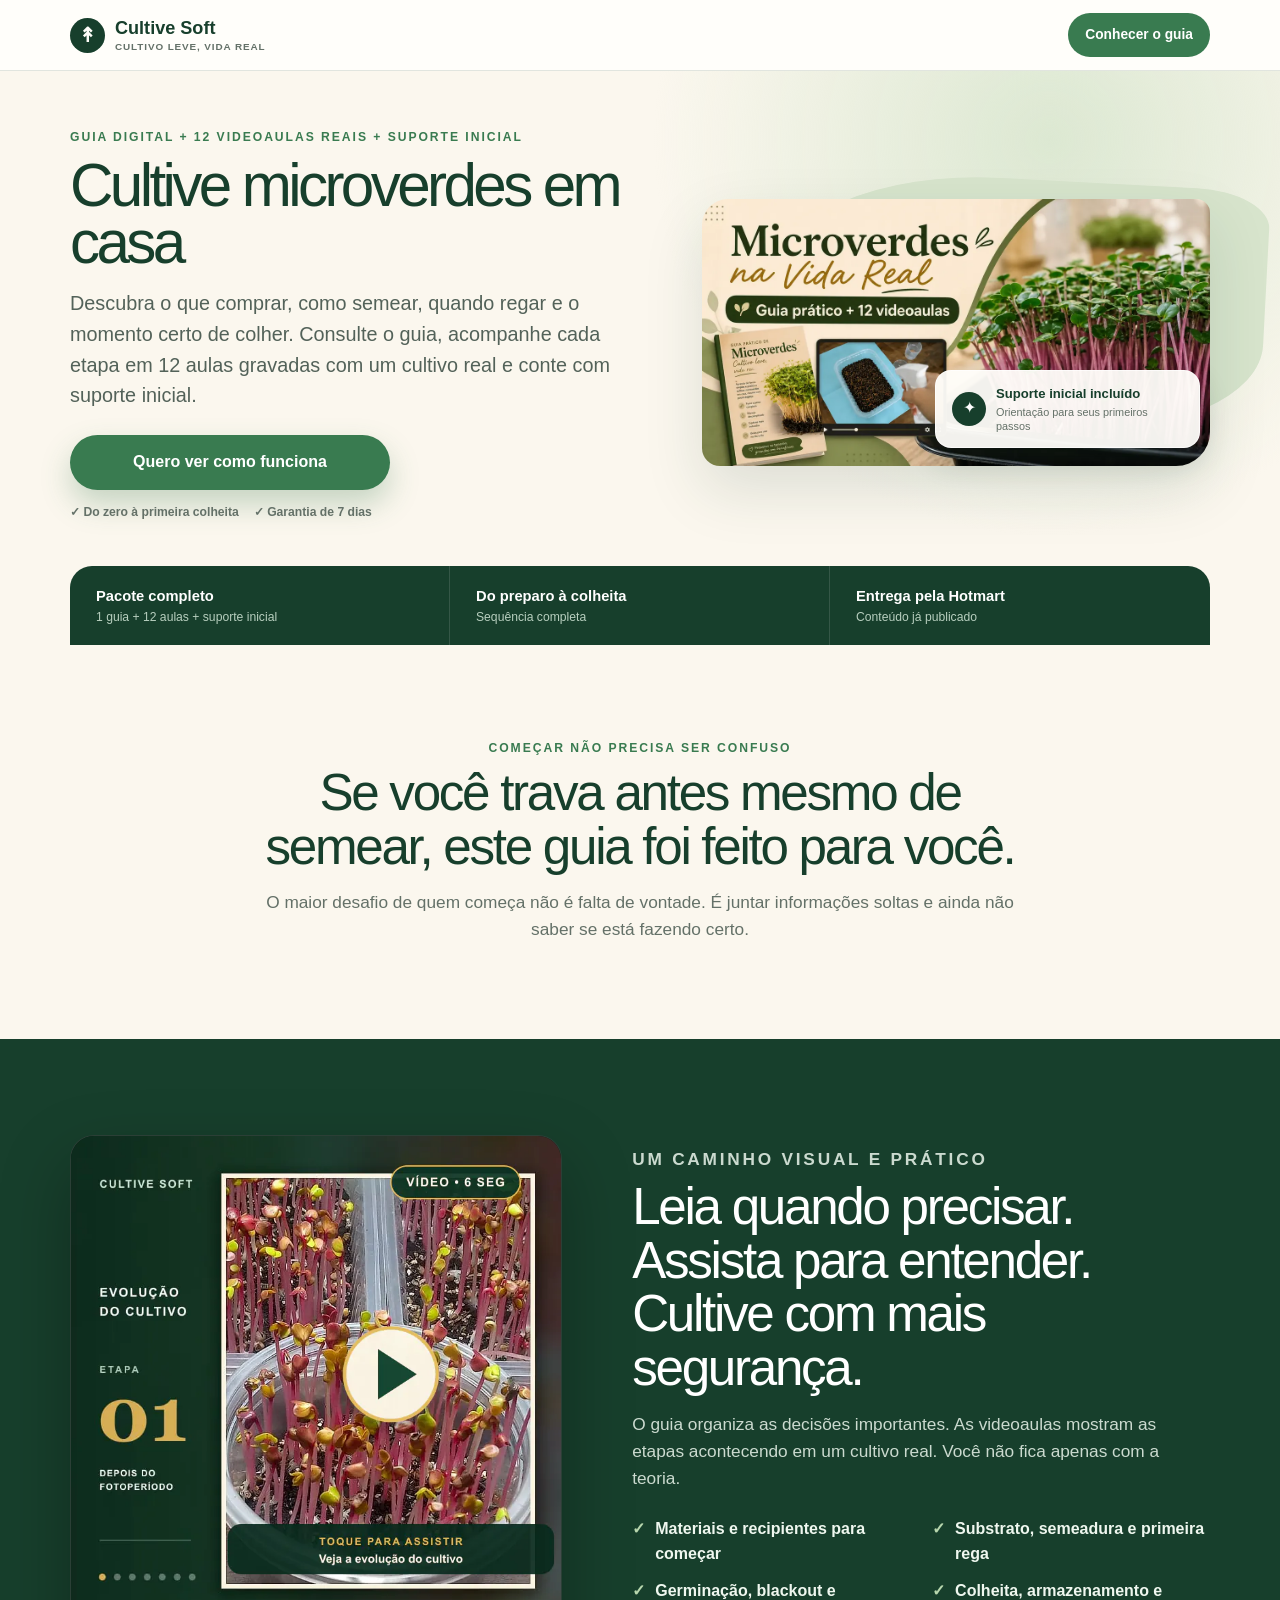
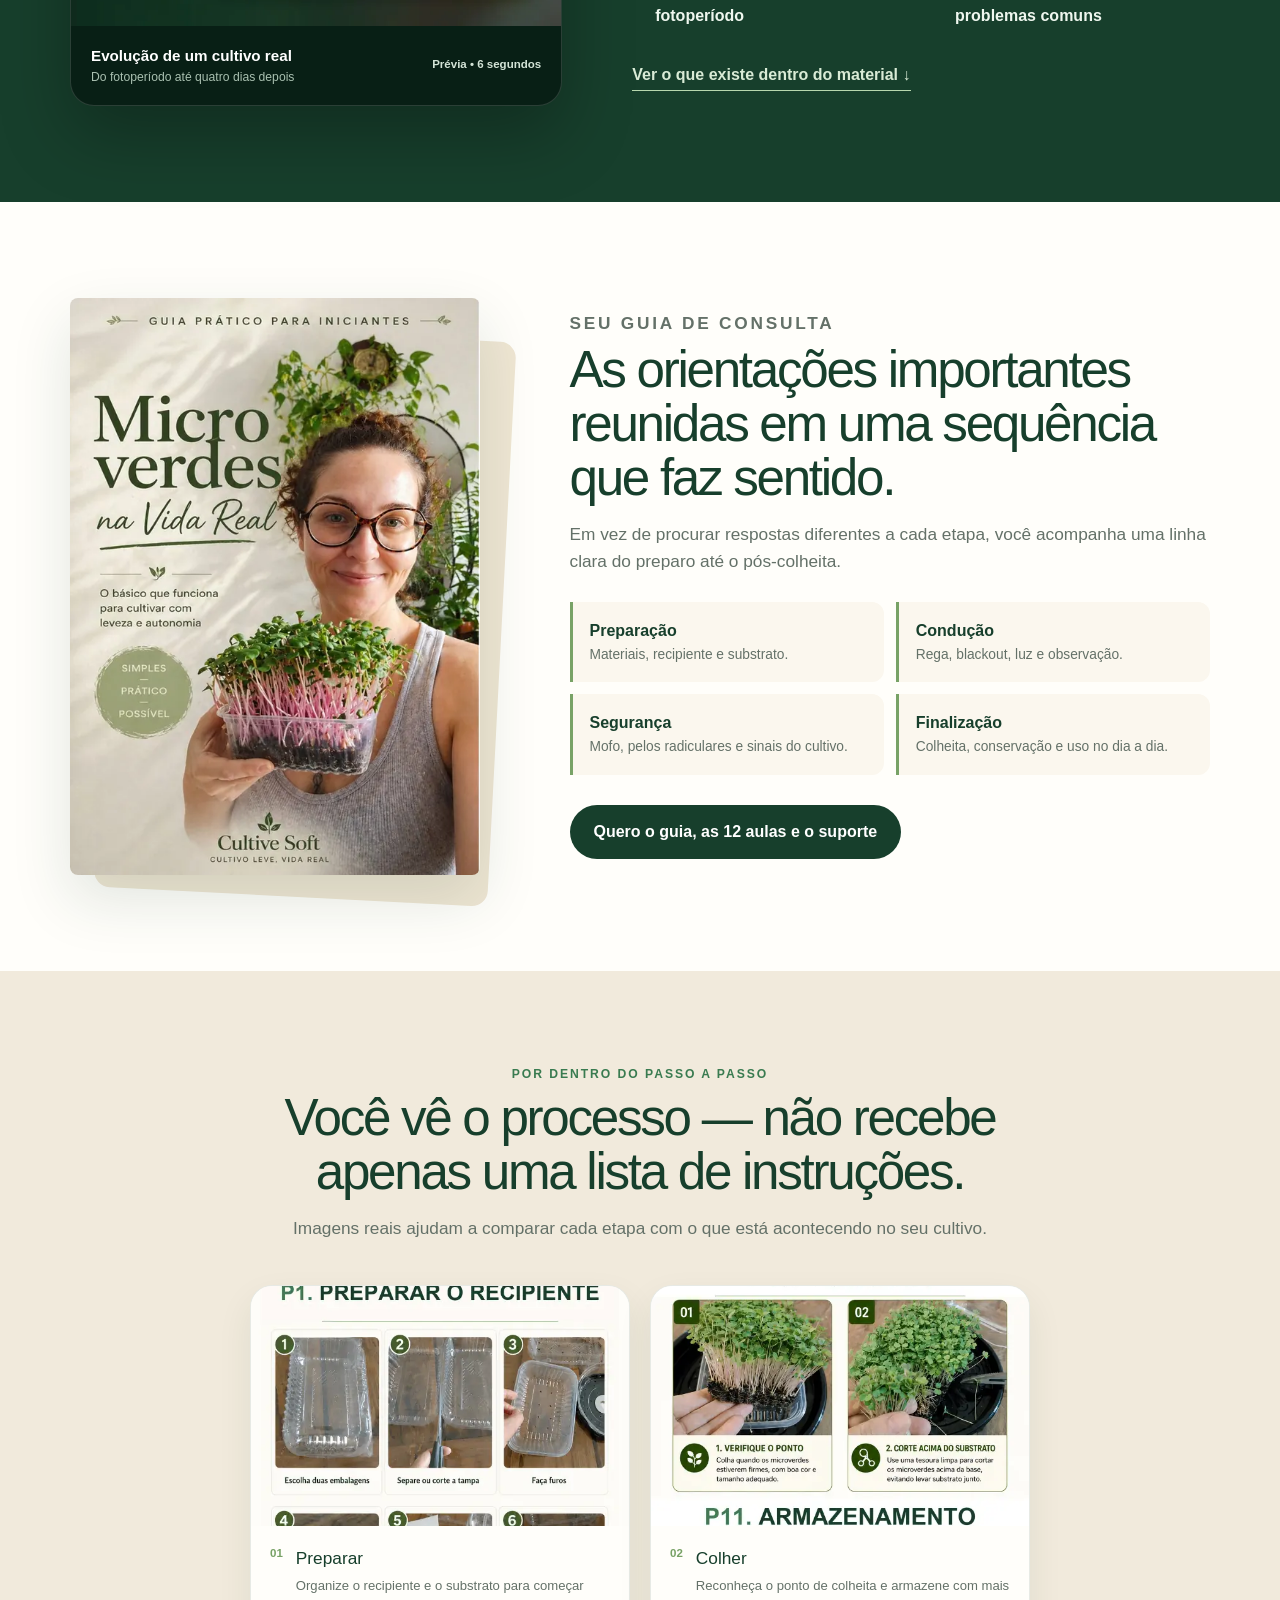
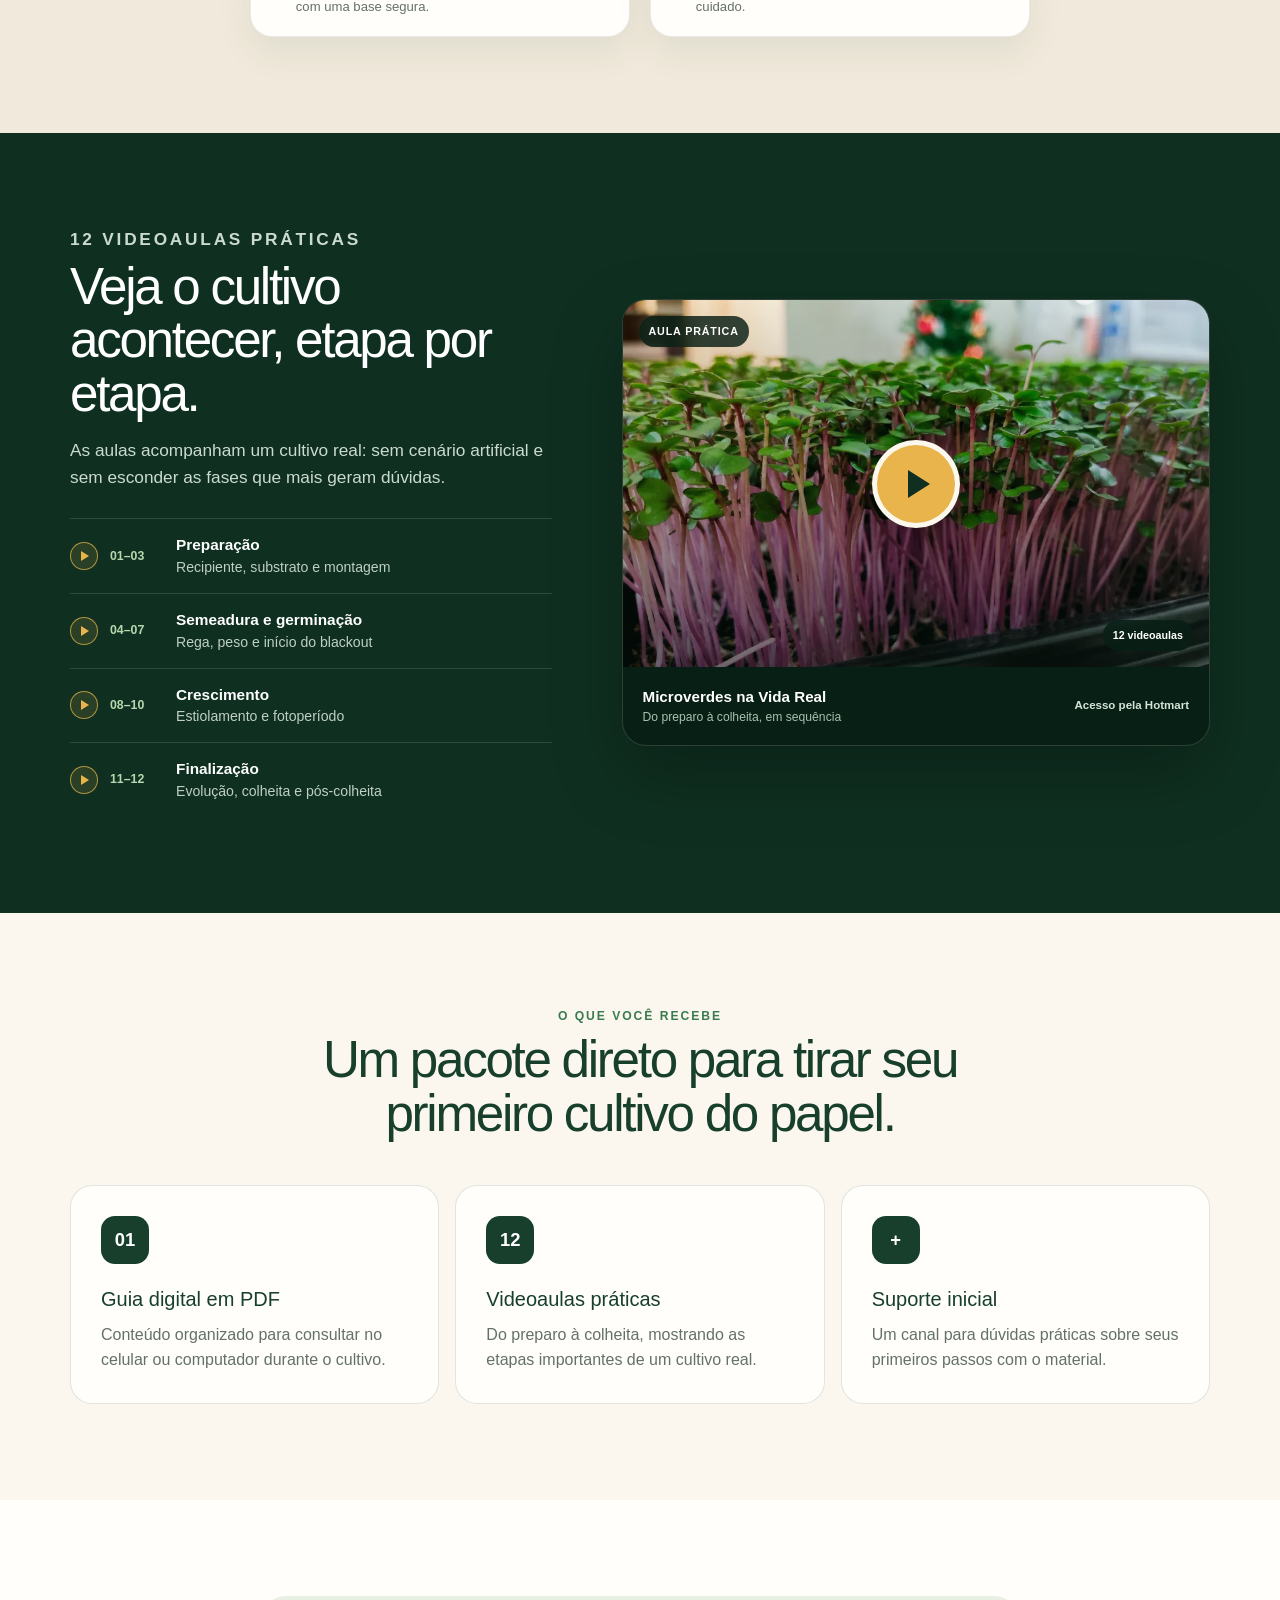
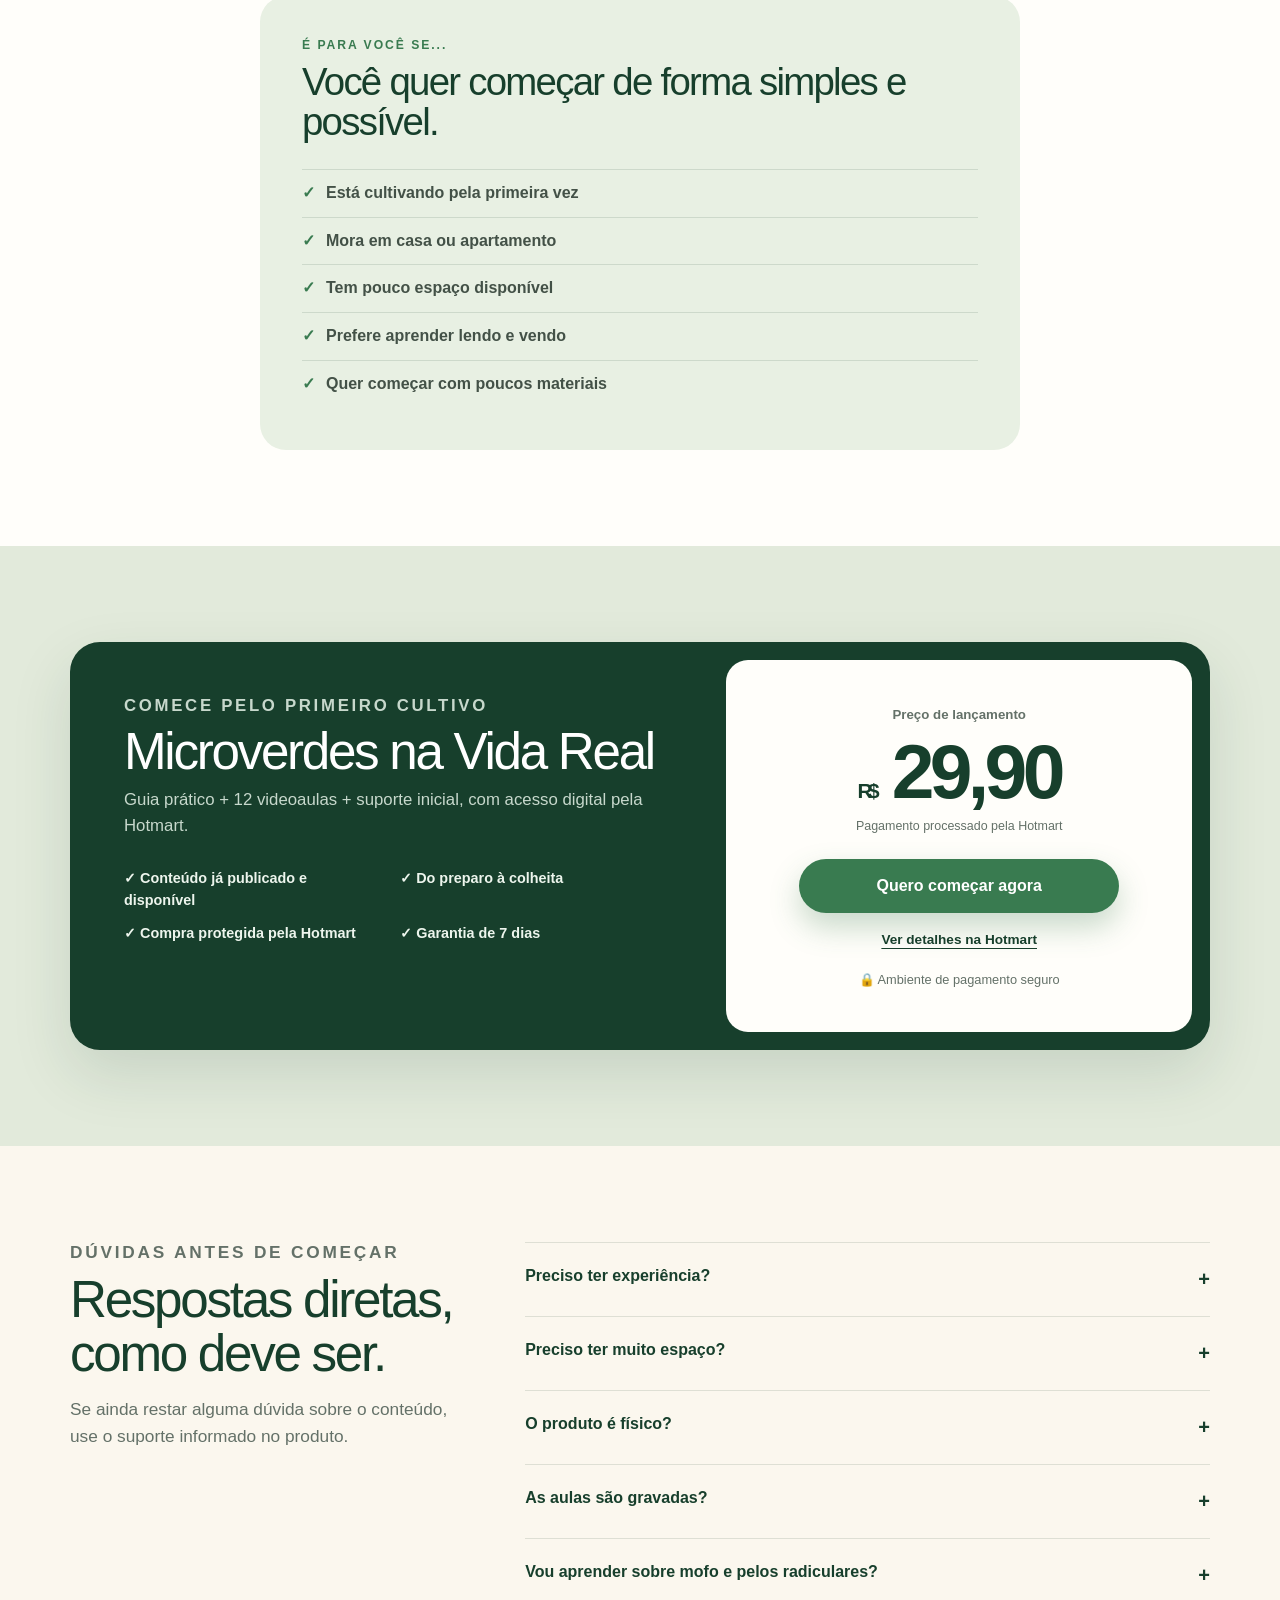
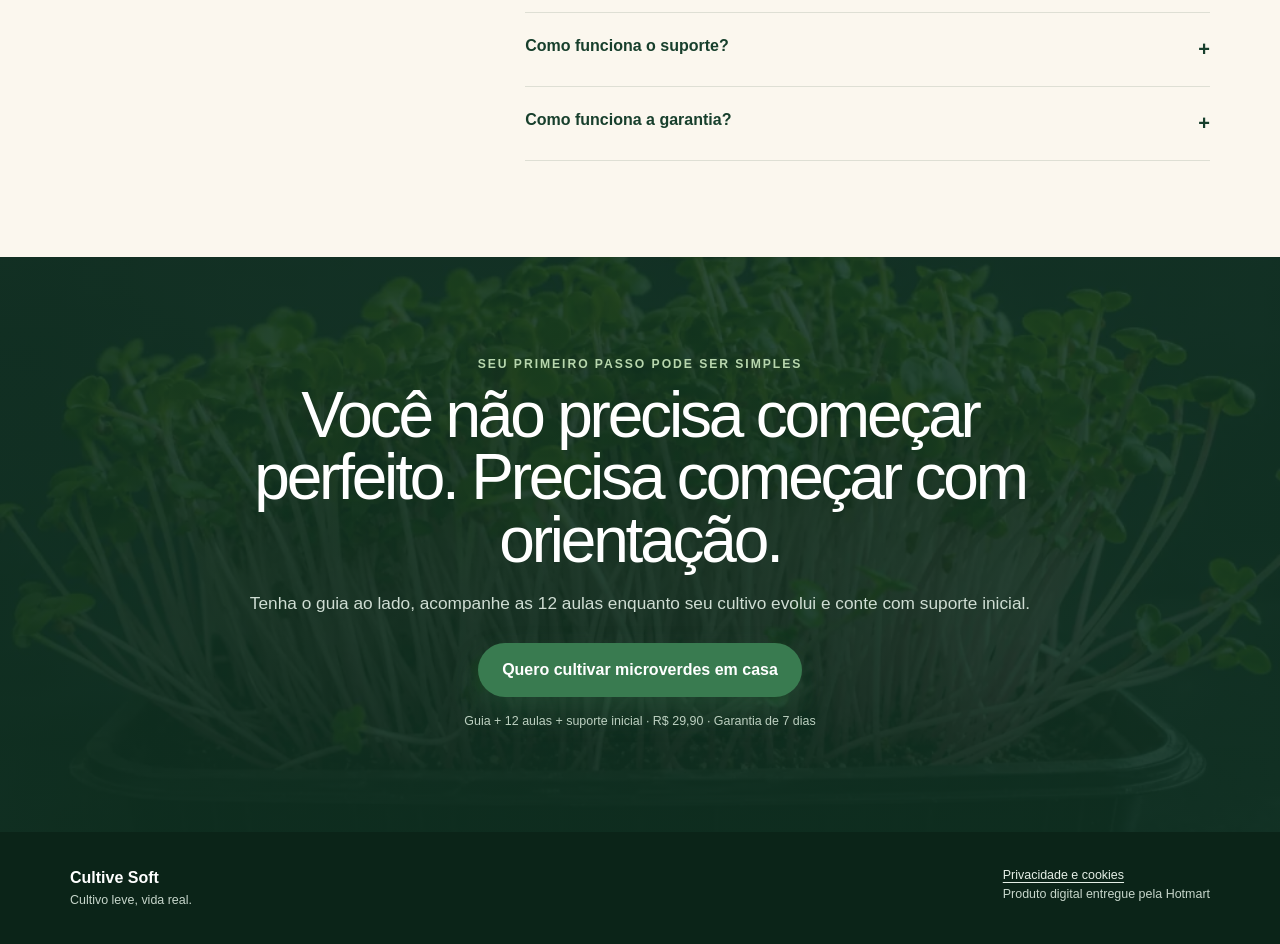
<file: public/guiapratico/index.html>
<!DOCTYPE html><html lang="pt-BR"><head><meta charSet="utf-8"/><meta name="viewport" content="width=device-width, initial-scale=1"/><style data-critical-css>/*! tailwindcss v4.2.1 | MIT License | https://tailwindcss.com */
@layer properties{@supports (((-webkit-hyphens:none)) and (not (margin-trim:inline))) or ((-moz-orient:inline) and (not (color:rgb(from red r g b)))){*,:before,:after,::backdrop{--tw-shadow:0 0 #0000;--tw-shadow-color:initial;--tw-shadow-alpha:100%;--tw-inset-shadow:0 0 #0000;--tw-inset-shadow-color:initial;--tw-inset-shadow-alpha:100%;--tw-ring-color:initial;--tw-ring-shadow:0 0 #0000;--tw-inset-ring-color:initial;--tw-inset-ring-shadow:0 0 #0000;--tw-ring-inset:initial;--tw-ring-offset-width:0px;--tw-ring-offset-color:#fff;--tw-ring-offset-shadow:0 0 #0000;--tw-blur:initial;--tw-brightness:initial;--tw-contrast:initial;--tw-grayscale:initial;--tw-hue-rotate:initial;--tw-invert:initial;--tw-opacity:initial;--tw-saturate:initial;--tw-sepia:initial;--tw-drop-shadow:initial;--tw-drop-shadow-color:initial;--tw-drop-shadow-alpha:100%;--tw-drop-shadow-size:initial}}}@layer theme{:root,:host{--font-sans:ui-sans-serif, system-ui, sans-serif, "Apple Color Emoji", "Segoe UI Emoji", "Segoe UI Symbol", "Noto Color Emoji";--font-mono:ui-monospace, SFMono-Regular, Menlo, Monaco, Consolas, "Liberation Mono", "Courier New", monospace;--spacing:.25rem;--default-font-family:var(--font-sans);--default-mono-font-family:var(--font-mono)}}@layer base{*,:after,:before,::backdrop{box-sizing:border-box;border:0 solid;margin:0;padding:0}::file-selector-button{box-sizing:border-box;border:0 solid;margin:0;padding:0}html,:host{-webkit-text-size-adjust:100%;tab-size:4;line-height:1.5;font-family:var(--default-font-family,ui-sans-serif, system-ui, sans-serif, "Apple Color Emoji", "Segoe UI Emoji", "Segoe UI Symbol", "Noto Color Emoji");font-feature-settings:var(--default-font-feature-settings,normal);font-variation-settings:var(--default-font-variation-settings,normal);-webkit-tap-highlight-color:transparent}hr{height:0;color:inherit;border-top-width:1px}abbr:where([title]){-webkit-text-decoration:underline dotted;text-decoration:underline dotted}h1,h2,h3,h4,h5,h6{font-size:inherit;font-weight:inherit}a{color:inherit;-webkit-text-decoration:inherit;-webkit-text-decoration:inherit;-webkit-text-decoration:inherit;-webkit-text-decoration:inherit;text-decoration:inherit}b,strong{font-weight:bolder}code,kbd,samp,pre{font-family:var(--default-mono-font-family,ui-monospace, SFMono-Regular, Menlo, Monaco, Consolas, "Liberation Mono", "Courier New", monospace);font-feature-settings:var(--default-mono-font-feature-settings,normal);font-variation-settings:var(--default-mono-font-variation-settings,normal);font-size:1em}small{font-size:80%}sub,sup{vertical-align:baseline;font-size:75%;line-height:0;position:relative}sub{bottom:-.25em}sup{top:-.5em}table{text-indent:0;border-color:inherit;border-collapse:collapse}:-moz-focusring{outline:auto}progress{vertical-align:baseline}summary{display:list-item}ol,ul,menu{list-style:none}img,svg,video,canvas,audio,iframe,embed,object{vertical-align:middle;display:block}img,video{max-width:100%;height:auto}button,input,select,optgroup,textarea{font:inherit;font-feature-settings:inherit;font-variation-settings:inherit;letter-spacing:inherit;color:inherit;opacity:1;background-color:#0000;border-radius:0}::file-selector-button{font:inherit;font-feature-settings:inherit;font-variation-settings:inherit;letter-spacing:inherit;color:inherit;opacity:1;background-color:#0000;border-radius:0}:where(select:is([multiple],[size])) optgroup{font-weight:bolder}:where(select:is([multiple],[size])) optgroup option{padding-inline-start:20px}::file-selector-button{margin-inline-end:4px}::placeholder{opacity:1}@supports (not ((-webkit-appearance:-apple-pay-button))) or (contain-intrinsic-size:1px){::placeholder{color:currentColor}@supports (color:color-mix(in lab, red, red)){::placeholder{color:color-mix(in oklab, currentcolor 50%, transparent)}}}textarea{resize:vertical}::-webkit-search-decoration{-webkit-appearance:none}::-webkit-date-and-time-value{min-height:1lh;text-align:inherit}::-webkit-datetime-edit{display:inline-flex}::-webkit-datetime-edit-fields-wrapper{padding:0}::-webkit-datetime-edit{padding-block:0}::-webkit-datetime-edit-year-field{padding-block:0}::-webkit-datetime-edit-month-field{padding-block:0}::-webkit-datetime-edit-day-field{padding-block:0}::-webkit-datetime-edit-hour-field{padding-block:0}::-webkit-datetime-edit-minute-field{padding-block:0}::-webkit-datetime-edit-second-field{padding-block:0}::-webkit-datetime-edit-millisecond-field{padding-block:0}::-webkit-datetime-edit-meridiem-field{padding-block:0}::-webkit-calendar-picker-indicator{line-height:1}:-moz-ui-invalid{box-shadow:none}button,input:where([type=button],[type=reset],[type=submit]){appearance:button}::file-selector-button{appearance:button}::-webkit-inner-spin-button{height:auto}::-webkit-outer-spin-button{height:auto}[hidden]:where(:not([hidden=until-found])){display:none!important}}@layer components;@layer utilities{.visible{visibility:visible}.relative{position:relative}.start{inset-inline-start:var(--spacing)}.hidden{display:none}.table{display:table}.shadow{--tw-shadow:0 1px 3px 0 var(--tw-shadow-color,#0000001a), 0 1px 2px -1px var(--tw-shadow-color,#0000001a);box-shadow:var(--tw-inset-shadow), var(--tw-inset-ring-shadow), var(--tw-ring-offset-shadow), var(--tw-ring-shadow), var(--tw-shadow)}.filter{filter:var(--tw-blur,) var(--tw-brightness,) var(--tw-contrast,) var(--tw-grayscale,) var(--tw-hue-rotate,) var(--tw-invert,) var(--tw-saturate,) var(--tw-sepia,) var(--tw-drop-shadow,)}}:root{--forest:#173f2c;--forest-2:#0f3021;--green:#397b50;--leaf:#78a266;--cream:#fbf7ee;--sand:#efe6d3;--white:#fffefa;--ink:#203127;--muted:#647168;--line:#173f2c21;--shadow:0 24px 60px #173f2c21}*{box-sizing:border-box}html{scroll-behavior:smooth}body{background:var(--white);color:var(--ink);text-rendering:optimizelegibility;margin:0;font-family:Arial,Helvetica,sans-serif;line-height:1.55}img{max-width:100%;display:block}a{color:inherit;text-decoration:none}button,a{-webkit-tap-highlight-color:transparent}a:focus-visible,summary:focus-visible{outline-offset:4px;outline:3px solid #e9b44c}.shell{width:min(1140px,100% - 40px);margin:0 auto}.narrow{max-width:780px}.center{text-align:center}.section{padding:96px 0}.section-intro{margin-bottom:44px}.section-intro h2,.solution-copy h2,.guide-copy h2,.lessons-copy h2,.fit-card h2,.faq-heading h2{letter-spacing:-.045em;color:var(--forest);margin:10px 0 16px;font-size:clamp(2rem,4vw,3.55rem);line-height:1.05}.section-intro p:last-child,.guide-copy>p,.solution-copy>p,.lessons-copy>p,.faq-heading>p{color:var(--muted);font-size:1.08rem}.eyebrow{color:var(--green);letter-spacing:.16em;margin:0;font-size:.76rem;font-weight:900;line-height:1.2}.eyebrow-light{color:#b8d7ae}.site-header{z-index:30;border-bottom:1px solid var(--line);-webkit-backdrop-filter:blur(12px);backdrop-filter:blur(12px);background:#fffefaf0;position:sticky;top:0}.header-inner{justify-content:space-between;align-items:center;gap:20px;min-height:70px;display:flex}.brand{color:var(--forest);align-items:center;gap:10px;font-size:1.13rem;font-weight:900;line-height:1;display:inline-flex}.brand small{color:var(--muted);letter-spacing:.09em;text-transform:uppercase;margin-top:5px;font-size:.62rem;font-weight:700;display:block}.brand-mark{width:35px;height:35px;color:var(--white);background:var(--forest);border-radius:50%;place-items:center;font-size:1.25rem;display:grid}.header-cta{color:#fff;background:var(--green);border-radius:999px;padding:11px 17px;font-size:.86rem;font-weight:900}.hero{background:radial-gradient(circle at 82% 12%, #dce8d2 0, transparent 34%), var(--cream);padding:34px 0 0;overflow:hidden}.hero-grid{grid-template-columns:1.07fr .93fr;align-items:center;gap:48px;display:grid}.hero-copy{padding:25px 0 38px}.hero h1{max-width:680px;color:var(--forest);letter-spacing:-.06em;margin:12px 0 16px;font-size:clamp(2.65rem,4.7vw,4.65rem);line-height:.96}.hero-lead{color:#536259;max-width:630px;margin:0;font-size:clamp(1.05rem,1.6vw,1.24rem)}.button{border-radius:999px;justify-content:center;align-items:center;min-height:54px;padding:15px 24px;font-weight:900;transition:transform .18s,box-shadow .18s,background .18s;display:inline-flex}.button:hover{transform:translateY(-2px)}.button-primary{color:#fff;background:var(--green);box-shadow:0 14px 30px #397b5047}.button-primary:hover{background:#2f6c44;box-shadow:0 18px 36px #397b5052}.button-dark{color:#fff;background:var(--forest)}.button-wide{min-width:320px}.micro-trust{color:var(--muted);flex-wrap:wrap;gap:15px;margin-top:13px;font-size:.76rem;font-weight:700;display:flex}.hero-lead+.button{margin-top:24px}.hero-visual{margin:0;position:relative}.hero-visual:before{content:"";background:#d7e4cc;border-radius:45% 15% 38% 20%;position:absolute;inset:-20px -55px 40px 70px;transform:rotate(3deg)}.hero-visual picture{display:block;position:relative}.hero-visual img{aspect-ratio:1.905;object-fit:cover;width:100%;box-shadow:var(--shadow);border-radius:26px 14px 34px 18px;position:relative}.hero-support{max-width:265px;color:var(--muted);background:#fffefaf2;border:1px solid #ffffffc2;border-radius:16px;align-items:center;gap:10px;padding:13px 16px;display:flex;position:absolute;bottom:18px;right:10px;box-shadow:0 12px 30px #173f2c33}.hero-support>span{background:var(--forest);color:#fff;border-radius:50%;flex:none;place-items:center;width:34px;height:34px;display:grid}.hero-support div,.hero-support b,.hero-support small{display:block}.hero-support b{color:var(--forest);font-size:.82rem}.hero-support small{margin-top:2px;font-size:.68rem;line-height:1.25}.proof-bar{background:var(--forest);color:#fff;border-radius:22px 22px 0 0;grid-template-columns:repeat(3,1fr);margin-top:6px;display:grid;position:relative}.proof-bar div{border-right:1px solid #ffffff21;padding:19px 26px}.proof-bar div:last-child{border-right:0}.proof-bar strong,.proof-bar span{display:block}.proof-bar strong{font-size:.92rem}.proof-bar span{color:#b8cfbf;font-size:.76rem}.section-cream{background:var(--cream)}.section-cream .section-intro{margin-bottom:0}.solution-section{background:var(--forest);color:#fff}.split-grid{grid-template-columns:.92fr 1.08fr;align-items:center;gap:70px;display:grid}.real-photo{margin:0}.real-photo img{aspect-ratio:1.05;object-fit:cover;border-radius:28px 28px 110px;width:100%;box-shadow:0 26px 70px #00000038}.solution-copy h2,.lessons-copy h2{color:#fff}.solution-copy>p,.lessons-copy>p{color:#cbdacf}.check-list{grid-template-columns:1fr 1fr;gap:12px 22px;margin:26px 0;padding:0;list-style:none;display:grid}.check-list li{color:#eff7ef;gap:10px;font-weight:700;display:flex}.check-list span{color:#b8d7ae}.text-link{color:#d9ebd6;border-bottom:1px solid #b8d7ae;margin-top:8px;padding-bottom:3px;font-weight:800;display:inline-block}.guide-grid{grid-template-columns:.78fr 1.22fr;align-items:center;gap:90px;display:grid}.cover-wrap{width:min(100%,420px);margin:0 auto;position:relative}.cover-wrap img{width:100%;box-shadow:var(--shadow);border-radius:8px;position:relative}.cover-shadow{background:var(--sand);border-radius:16px;position:absolute;inset:34px -22px -22px 38px;transform:rotate(3deg)}.guide-copy>p{max-width:670px}.feature-list{grid-template-columns:1fr 1fr;gap:12px;margin:28px 0 30px;display:grid}.feature-list div{border-left:3px solid var(--leaf);background:var(--cream);border-radius:0 12px 12px 0;padding:17px}.feature-list b,.feature-list span{display:block}.feature-list b{color:var(--forest)}.feature-list span{color:var(--muted);font-size:.86rem}.steps-section{background:#f1eadc}.steps-grid{grid-template-columns:repeat(2,minmax(0,380px));justify-content:center;gap:20px;display:grid}.step-card{background:var(--white);border:1px solid #173f2c1a;border-radius:22px;overflow:hidden;box-shadow:0 15px 35px #173f2c14}.step-image{height:240px;overflow:hidden}.step-image img{object-fit:cover;object-position:center 14%;width:100%;height:100%}.step-copy{gap:13px;padding:19px;display:flex}.step-copy>span{color:var(--leaf);font-size:.72rem;font-weight:900}.step-copy h3{color:var(--forest);margin:0 0 4px;font-size:1.08rem}.step-copy p{color:var(--muted);margin:0;font-size:.82rem}.lessons-section{background:var(--forest-2);color:#fff;overflow:hidden}.lessons-grid{grid-template-columns:.9fr 1.1fr;align-items:center;gap:70px;display:grid}.lesson-timeline{margin-top:28px}.lesson-timeline div{border-top:1px solid #ffffff21;grid-template-columns:30px 56px 1fr;align-items:center;gap:10px;padding:14px 0;display:grid}.lesson-range{color:#b8d7ae;font-size:.77rem;font-weight:900}.lesson-play{background:#e9b44c1f;border:1px solid #e9b44cb8;border-radius:50%;place-items:center;width:28px;height:28px;display:grid}.lesson-play i{border-top:5px solid #0000;border-bottom:5px solid #0000;border-left:8px solid #e9b44c;width:0;height:0;margin-left:2px}.lesson-timeline p,.lesson-timeline b{margin:0;display:block}.lesson-timeline p{color:#bfcfc4;font-size:.88rem}.lesson-timeline b{color:#fff;font-size:.96rem}.video-player{background:#081f15;border:1px solid #ffffff24;border-radius:24px;margin:0;overflow:hidden;box-shadow:0 28px 70px #00000047}.video-screen{aspect-ratio:1;background:#0b2418;position:relative;overflow:hidden}.video-screen video{object-fit:cover;width:100%;height:100%;display:block}.video-start-hitbox{cursor:pointer;background:0 0;border:0;width:100%;position:absolute;inset:0}.video-start-hitbox:focus-visible{outline-offset:-7px;outline:4px solid #e9b44c}.video-screen-wide{aspect-ratio:16/10}.video-screen-wide:after{content:"";pointer-events:none;background:linear-gradient(#05140d0d,#05140d85);position:absolute;inset:0}.video-screen-wide img{object-fit:cover;object-position:center 46%;width:100%;height:100%}.video-kicker,.video-duration{z-index:2;color:#fff;letter-spacing:.08em;-webkit-backdrop-filter:blur(8px);backdrop-filter:blur(8px);background:#081f15d1;border-radius:999px;padding:7px 10px;font-size:.67rem;font-weight:900;position:absolute}.video-kicker{top:16px;left:16px}.video-duration{letter-spacing:0;bottom:16px;right:16px}.video-play{z-index:3;background:#e9b44c;border:5px solid #ffffffe6;border-radius:50%;place-items:center;width:88px;height:88px;display:grid;position:absolute;inset:50% auto auto 50%;transform:translate(-50%,-50%);box-shadow:0 14px 34px #00000057}.video-play i{border-top:14px solid #0000;border-bottom:14px solid #0000;border-left:22px solid var(--forest-2);width:0;height:0;margin-left:7px}.video-player figcaption{justify-content:space-between;align-items:center;gap:20px;padding:18px 20px;display:flex}.video-player figcaption div,.video-player figcaption b,.video-player figcaption span{display:block}.video-player figcaption b{color:#fff;font-size:.95rem}.video-player figcaption div span{color:#a9c0b0;font-size:.76rem}.player-status{color:#d4e4d7;flex:none;font-size:.72rem;font-weight:800}.included-section{background:var(--cream)}.included-grid{grid-template-columns:repeat(3,1fr);gap:16px;display:grid}.included-grid article{border:1px solid var(--line);background:var(--white);border-radius:22px;padding:30px}.included-number{background:var(--forest);color:#fff;border-radius:14px;place-items:center;width:48px;height:48px;font-size:1.15rem;font-weight:900;display:inline-grid}.included-grid h3{color:var(--forest);margin:20px 0 8px;font-size:1.25rem}.included-grid p{color:var(--muted);margin:0}.fit-section{background:var(--white)}.fit-grid{grid-template-columns:1fr 1fr;gap:18px;display:grid}.fit-grid-single{grid-template-columns:minmax(0,760px);justify-content:center}.fit-card{border-radius:26px;padding:42px}.fit-card h2{font-size:clamp(1.75rem,3vw,2.65rem)}.fit-card ul{margin:26px 0 0;padding:0;list-style:none}.fit-card li{border-top:1px solid var(--line);color:#435147;padding:11px 0 11px 24px;font-weight:700}.fit-card li:before{content:"✓";width:24px;color:var(--green);margin-left:-24px;display:inline-block}.fit-yes{background:#e8f0e3}.fit-no{background:#f2ede4}.fit-no li:before{content:"—";color:#9b765e}.offer-section{background:#e2eadb}.offer-card{background:var(--forest);box-shadow:var(--shadow);border-radius:30px;grid-template-columns:1.12fr .88fr;display:grid;overflow:hidden}.offer-copy{color:#fff;padding:54px}.offer-copy h2{letter-spacing:-.045em;margin:10px 0;font-size:clamp(2.2rem,4vw,4rem);line-height:1}.offer-copy>p{color:#c7d8cc;max-width:600px;font-size:1.05rem}.offer-list{color:#edf5ed;grid-template-columns:1fr 1fr;gap:10px 22px;margin:28px 0 0;padding:0;font-size:.9rem;font-weight:700;list-style:none;display:grid}.price-card{background:var(--white);color:var(--ink);text-align:center;border-radius:22px;margin:18px;padding:42px}.price-card>span{color:var(--muted);font-size:.83rem;font-weight:800}.price-card>strong{color:var(--forest);letter-spacing:-.06em;margin:7px 0;font-size:clamp(3.2rem,6vw,5.25rem);line-height:1;display:block}.price-card>strong small{font-size:1.3rem}.price-card>p{color:var(--muted);margin:0 0 22px;font-size:.78rem}.details-link{color:var(--forest);text-underline-offset:4px;margin-top:16px;font-size:.85rem;font-weight:900;text-decoration:underline;display:inline-block}.secure-note{color:var(--muted);margin-top:18px;display:block}.faq-section{background:var(--cream)}.faq-grid{grid-template-columns:.72fr 1.28fr;align-items:start;gap:70px;display:grid}.faq-heading{position:sticky;top:110px}.faq-list details{border-top:1px solid var(--line)}.faq-list details:last-child{border-bottom:1px solid var(--line)}.faq-list summary{color:var(--forest);cursor:pointer;justify-content:space-between;gap:20px;padding:21px 0;font-weight:900;list-style:none;display:flex}.faq-list summary::-webkit-details-marker{display:none}.faq-list summary span{font-size:1.25rem;transition:transform .18s}.faq-list details[open] summary span{transform:rotate(45deg)}.faq-list details p{color:var(--muted);margin:-5px 40px 20px 0}.final-section{color:#fff;text-align:center;background:linear-gradient(#0f3021e0,#0f3021eb),url(/guiapratico/images/microverdes-real.webp) 50%/cover;padding:100px 0}.final-inner{max-width:850px}.final-inner h2{letter-spacing:-.05em;margin:12px auto 18px;font-size:clamp(2.45rem,5vw,4.8rem);line-height:.98}.final-inner>p:not(.eyebrow){color:#cfddd3;margin:0 auto 26px;font-size:1.08rem}.final-inner>span{color:#bdd0c1;margin-top:15px;font-size:.78rem;display:block}footer{color:#c7d6cb;background:#0b2418;padding:34px 0}.footer-inner{justify-content:space-between;gap:25px;display:flex}.footer-inner div{flex-direction:column;display:flex}.footer-inner b{color:#fff}.footer-inner span,.footer-inner a{font-size:.78rem}.footer-inner a{color:#e5efe6;text-underline-offset:3px;text-decoration:underline}.mobile-cta{display:none}@media (width<=900px){.section{padding:76px 0}.hero-grid,.split-grid,.guide-grid,.lessons-grid,.offer-card,.faq-grid{grid-template-columns:1fr}.hero{padding-top:26px}.hero-copy{padding-bottom:20px}.hero-visual{width:min(620px,100%);margin:0 auto}.hero-visual img{aspect-ratio:1.905}.proof-bar{margin-top:38px}.split-grid,.guide-grid,.lessons-grid,.faq-grid{gap:42px}.steps-grid{grid-template-columns:1fr 1fr}.faq-heading{position:static}}@media (width<=620px){body{padding-bottom:68px}.section,.final-section,footer{content-visibility:auto;contain-intrinsic-size:auto 900px}.shell{width:min(100% - 28px,1140px)}.section{padding:64px 0}.site-header{position:static}.header-inner{min-height:62px}.header-cta,.brand small{display:none}.hero h1{font-size:clamp(2.55rem,12vw,4rem)}.hero-lead{font-size:1rem}.hero-offer{margin:20px 0}.button,.button-wide{text-align:center;width:100%;min-width:0}.micro-trust{justify-content:center}.hero-visual img{aspect-ratio:2/3;border-radius:22px}.hero-support{display:none}.proof-bar{border-radius:18px 18px 0 0;grid-template-columns:1fr}.proof-bar div{border-bottom:1px solid #ffffff1f;border-right:0;padding:14px 18px}.steps-grid,.included-grid,.fit-grid,.feature-list,.check-list,.offer-list{grid-template-columns:1fr}.real-photo img{aspect-ratio:1;border-radius:24px 24px 70px}.cover-wrap{width:82%}.step-image{height:230px}.video-play{width:72px;height:72px}.video-player figcaption{flex-direction:column;align-items:flex-start;gap:10px}.fit-card,.offer-copy,.price-card{padding:28px}.price-card{margin:10px}.footer-inner{flex-direction:column}.mobile-cta{z-index:50;color:#fff;opacity:0;pointer-events:none;background:#0f3021f5;border:1px solid #fff3;border-radius:16px;justify-content:space-between;align-items:center;gap:12px;padding:10px 12px 10px 16px;transition:opacity .2s,transform .2s;display:flex;position:fixed;bottom:8px;left:8px;right:8px;transform:translateY(18px);box-shadow:0 12px 35px #00000040}.show-mobile-cta .mobile-cta{opacity:1;pointer-events:auto;transform:translateY(0)}.mobile-cta span,.mobile-cta small,.mobile-cta b{display:block}.mobile-cta small{color:#bdd0c1;font-size:.64rem}.mobile-cta b{font-size:1rem}.mobile-cta strong{background:var(--green);border-radius:11px;padding:10px 14px;font-size:.82rem}}@media (prefers-reduced-motion:reduce){html{scroll-behavior:auto}*,:before,:after{transition-duration:.01ms!important}}@property --tw-shadow{syntax:"*";inherits:false;initial-value:0 0 #0000}@property --tw-shadow-color{syntax:"*";inherits:false}@property --tw-shadow-alpha{syntax:"<percentage>";inherits:false;initial-value:100%}@property --tw-inset-shadow{syntax:"*";inherits:false;initial-value:0 0 #0000}@property --tw-inset-shadow-color{syntax:"*";inherits:false}@property --tw-inset-shadow-alpha{syntax:"<percentage>";inherits:false;initial-value:100%}@property --tw-ring-color{syntax:"*";inherits:false}@property --tw-ring-shadow{syntax:"*";inherits:false;initial-value:0 0 #0000}@property --tw-inset-ring-color{syntax:"*";inherits:false}@property --tw-inset-ring-shadow{syntax:"*";inherits:false;initial-value:0 0 #0000}@property --tw-ring-inset{syntax:"*";inherits:false}@property --tw-ring-offset-width{syntax:"<length>";inherits:false;initial-value:0}@property --tw-ring-offset-color{syntax:"*";inherits:false;initial-value:#fff}@property --tw-ring-offset-shadow{syntax:"*";inherits:false;initial-value:0 0 #0000}@property --tw-blur{syntax:"*";inherits:false}@property --tw-brightness{syntax:"*";inherits:false}@property --tw-contrast{syntax:"*";inherits:false}@property --tw-grayscale{syntax:"*";inherits:false}@property --tw-hue-rotate{syntax:"*";inherits:false}@property --tw-invert{syntax:"*";inherits:false}@property --tw-opacity{syntax:"*";inherits:false}@property --tw-saturate{syntax:"*";inherits:false}@property --tw-sepia{syntax:"*";inherits:false}@property --tw-drop-shadow{syntax:"*";inherits:false}@property --tw-drop-shadow-color{syntax:"*";inherits:false}@property --tw-drop-shadow-alpha{syntax:"<percentage>";inherits:false;initial-value:100%}@property --tw-drop-shadow-size{syntax:"*";inherits:false}
</style><title>Microverdes na Vida Real | Guia + 12 videoaulas + suporte inicial</title><meta name="description" content="Aprenda a cultivar microverdes em casa com um guia prático, 12 videoaulas do preparo à colheita e suporte inicial."/><meta name="application-name" content="Cultive Soft"/><meta name="robots" content="noindex, nofollow"/><meta property="og:title" content="Microverdes na Vida Real"/><meta property="og:description" content="Guia prático + 12 videoaulas + suporte inicial para cultivar microverdes em casa."/><meta property="og:type" content="website"/><meta property="og:locale" content="pt_BR"/><meta property="og:image" content="https://www.cultivesoft.com.br/guiapratico/images/microverdes-hero.webp"/><meta property="og:image:width" content="1200"/><meta property="og:image:height" content="675"/><meta property="og:image:alt" content="Microverdes na Vida Real — guia prático, 12 videoaulas e suporte inicial"/><meta name="twitter:card" content="summary_large_image"/><meta name="twitter:title" content="Microverdes na Vida Real"/><meta name="twitter:description" content="Guia prático + 12 videoaulas + suporte inicial para cultivar microverdes em casa."/><meta name="twitter:image" content="https://www.cultivesoft.com.br/guiapratico/images/microverdes-hero.webp"/><meta name="theme-color" content="#173f2c"/><script>
(() => {
  if (window.__cultivePixelLoaded) return;
  const pixelId = '28868319952752371';
  const local = ['localhost', '127.0.0.1'].includes(location.hostname);
  const queue = [];
  window.fbq = window.fbq || function () {
    window.fbq.callMethod ? window.fbq.callMethod.apply(window.fbq, arguments) : queue.push(arguments);
  };
  window.fbq.queue = queue;
  window.fbq.push = window.fbq;
  window.fbq.loaded = false;
  window.fbq.version = '2.0';
  window.fbq('init', pixelId);
  window.fbq('track', 'PageView');

  const loadPixel = () => {
    if (window.__cultivePixelLoaded) return;
    window.__cultivePixelLoaded = true;
    cleanup();
  if (local) {
    window.__cultivePixelMockEvents = [];
      queue.forEach((args) => window.__cultivePixelMockEvents.push(args));
  } else {
    if (!window._fbq) window._fbq = window.fbq;
    const script = document.createElement('script');
    script.async = true;
    script.src = 'https://connect.facebook.net/pt_BR/fbevents.js';
    document.head.appendChild(script);
  }
    window.fbq.loaded = true;
  window.__cultivePageViewCount = (window.__cultivePageViewCount || 0) + 1;
  document.documentElement.dataset.pixelPageviews = String(window.__cultivePageViewCount);
  };

  const events = ['pointerdown', 'keydown', 'touchstart', 'scroll'];
  const cleanup = () => events.forEach((event) => removeEventListener(event, loadPixel));
  events.forEach((event) => addEventListener(event, loadPixel, { once: true, passive: true }));
  addEventListener('load', () => setTimeout(loadPixel, 8000), { once: true });
})();</script></head><body><header class="site-header"><div class="shell header-inner"><a class="brand" href="#inicio" data-track="NavigationClick"><span class="brand-mark" aria-hidden="true">↟</span><span>Cultive Soft<small>Cultivo leve, vida real</small></span></a><a class="header-cta" href="#como-funciona" data-track="HeroLearnMore">Conhecer o guia</a></div></header><main id="inicio"><section class="hero"><div class="shell hero-grid"><div class="hero-copy"><p class="eyebrow">GUIA DIGITAL + 12 VIDEOAULAS REAIS + SUPORTE INICIAL</p><h1>Cultive microverdes em casa</h1><p class="hero-lead">Descubra o que comprar, como semear, quando regar e o momento certo de colher. Consulte o guia, acompanhe cada etapa em 12 aulas gravadas com um cultivo real e conte com suporte inicial.</p><a class="button button-primary button-wide" href="#como-funciona" data-track="HeroLearnMore">Quero ver como funciona</a><div class="micro-trust"><span>✓ Do zero à primeira colheita</span><span>✓ Garantia de 7 dias</span></div></div><figure class="hero-visual"><picture><source media="(max-width: 620px)" srcSet="/guiapratico/images/hero-oferta-mobile-final.webp"/><img src="/guiapratico/images/hero-oferta.webp" width="1200" height="630" alt="Microverdes na Vida Real — guia prático, 12 videoaulas e suporte inicial" fetchPriority="high" decoding="async"/></picture><figcaption class="hero-support"><span aria-hidden="true">✦</span><div><b>Suporte inicial incluído</b><small>Orientação para seus primeiros passos</small></div></figcaption></figure></div><div class="shell proof-bar" aria-label="Informações do produto"><div><strong>Pacote completo</strong><span>1 guia + 12 aulas + suporte inicial</span></div><div><strong>Do preparo à colheita</strong><span>Sequência completa</span></div><div><strong>Entrega pela Hotmart</strong><span>Conteúdo já publicado</span></div></div></section><section class="section section-cream"><div class="shell narrow center section-intro"><p class="eyebrow">COMEÇAR NÃO PRECISA SER CONFUSO</p><h2>Se você trava antes mesmo de semear, este guia foi feito para você.</h2><p>O maior desafio de quem começa não é falta de vontade. É juntar informações soltas e ainda não saber se está fazendo certo.</p></div></section><section class="section solution-section" id="como-funciona"><div class="shell split-grid"><figure class="video-player" aria-label="Prévia da evolução real de um cultivo de microverdes"><div class="video-screen"><video data-src="/guiapratico/videos/evolucao-microverdes.mp4" data-cultive-video="evolucao_microverdes" poster="/guiapratico/images/capa-evolucao-microverdes.webp" preload="metadata" playsInline="" muted="" loop="" width="720" height="720" aria-label="Evolução dos microverdes depois do fotoperíodo até quatro dias depois"></video><button class="video-start-hitbox" type="button" data-video-play="true" aria-label="Reproduzir vídeo de seis segundos sobre a evolução do cultivo"></button></div><figcaption><div><b>Evolução de um cultivo real</b><span>Do fotoperíodo até quatro dias depois</span></div><span class="player-status">Prévia • 6 segundos</span></figcaption></figure><div class="solution-copy"><p class="eyebrow eyebrow-light">UM CAMINHO VISUAL E PRÁTICO</p><h2>Leia quando precisar. Assista para entender. Cultive com mais segurança.</h2><p>O guia organiza as decisões importantes. As videoaulas mostram as etapas acontecendo em um cultivo real. Você não fica apenas com a teoria.</p><ul class="check-list"><li><span>✓</span> Materiais e recipientes para começar</li><li><span>✓</span> Substrato, semeadura e primeira rega</li><li><span>✓</span> Germinação, blackout e fotoperíodo</li><li><span>✓</span> Colheita, armazenamento e problemas comuns</li></ul><a class="text-link" href="#por-dentro" data-track="ViewGuideContents">Ver o que existe dentro do material ↓</a></div></div></section><section class="section" id="por-dentro"><div class="shell guide-grid"><figure class="cover-wrap"><div class="cover-shadow" aria-hidden="true"></div><img src="/guiapratico/images/capa-guia.webp" width="560" height="789" alt="Capa oficial do Guia Prático para Iniciantes — Microverdes na Vida Real" loading="lazy" decoding="async"/></figure><div class="guide-copy"><p class="eyebrow">SEU GUIA DE CONSULTA</p><h2>As orientações importantes reunidas em uma sequência que faz sentido.</h2><p>Em vez de procurar respostas diferentes a cada etapa, você acompanha uma linha clara do preparo até o pós-colheita.</p><div class="feature-list"><div><b>Preparação</b><span>Materiais, recipiente e substrato.</span></div><div><b>Condução</b><span>Rega, blackout, luz e observação.</span></div><div><b>Segurança</b><span>Mofo, pelos radiculares e sinais do cultivo.</span></div><div><b>Finalização</b><span>Colheita, conservação e uso no dia a dia.</span></div></div><a class="button button-dark" href="https://pay.hotmart.com/A106618665X" data-hotmart="true" data-event="ClickBuyButton">Quero o guia, as 12 aulas e o suporte</a></div></div></section><section class="section steps-section"><div class="shell section-intro center narrow"><p class="eyebrow">POR DENTRO DO PASSO A PASSO</p><h2>Você vê o processo — não recebe apenas uma lista de instruções.</h2><p>Imagens reais ajudam a comparar cada etapa com o que está acontecendo no seu cultivo.</p></div><div class="shell steps-grid"><article class="step-card"><div class="step-image"><img src="/guiapratico/images/aula-preparo.webp" width="600" height="800" alt="Prévia real da etapa: Preparar" loading="lazy" decoding="async"/></div><div class="step-copy"><span>01</span><div><h3>Preparar</h3><p>Organize o recipiente e o substrato para começar com uma base segura.</p></div></div></article><article class="step-card"><div class="step-image"><img src="/guiapratico/images/aula-colheita.webp" width="600" height="800" alt="Prévia real da etapa: Colher" loading="lazy" decoding="async"/></div><div class="step-copy"><span>02</span><div><h3>Colher</h3><p>Reconheça o ponto de colheita e armazene com mais cuidado.</p></div></div></article></div></section><section class="section lessons-section"><div class="shell lessons-grid"><div class="lessons-copy"><p class="eyebrow eyebrow-light">12 VIDEOAULAS PRÁTICAS</p><h2>Veja o cultivo acontecer, etapa por etapa.</h2><p>As aulas acompanham um cultivo real: sem cenário artificial e sem esconder as fases que mais geram dúvidas.</p><div class="lesson-timeline"><div><span class="lesson-play" aria-hidden="true"><i></i></span><span class="lesson-range">01–03</span><p><b>Preparação</b>Recipiente, substrato e montagem</p></div><div><span class="lesson-play" aria-hidden="true"><i></i></span><span class="lesson-range">04–07</span><p><b>Semeadura e germinação</b>Rega, peso e início do blackout</p></div><div><span class="lesson-play" aria-hidden="true"><i></i></span><span class="lesson-range">08–10</span><p><b>Crescimento</b>Estiolamento e fotoperíodo</p></div><div><span class="lesson-play" aria-hidden="true"><i></i></span><span class="lesson-range">11–12</span><p><b>Finalização</b>Evolução, colheita e pós-colheita</p></div></div></div><figure class="video-player" aria-label="Prévia visual das 12 videoaulas práticas"><div class="video-screen video-screen-wide"><img src="/guiapratico/images/microverdes-hero.webp" width="1200" height="675" alt="Prévia das videoaulas com microverdes reais cultivados em casa" loading="lazy" decoding="async"/><span class="video-kicker">AULA PRÁTICA</span><span class="video-play" aria-hidden="true"><i></i></span><span class="video-duration">12 videoaulas</span></div><figcaption><div><b>Microverdes na Vida Real</b><span>Do preparo à colheita, em sequência</span></div><span class="player-status">Acesso pela Hotmart</span></figcaption></figure></div></section><section class="section included-section"><div class="shell section-intro center narrow"><p class="eyebrow">O QUE VOCÊ RECEBE</p><h2>Um pacote direto para tirar seu primeiro cultivo do papel.</h2></div><div class="shell included-grid"><article><span class="included-number">01</span><h3>Guia digital em PDF</h3><p>Conteúdo organizado para consultar no celular ou computador durante o cultivo.</p></article><article><span class="included-number">12</span><h3>Videoaulas práticas</h3><p>Do preparo à colheita, mostrando as etapas importantes de um cultivo real.</p></article><article><span class="included-number">+</span><h3>Suporte inicial</h3><p>Um canal para dúvidas práticas sobre seus primeiros passos com o material.</p></article></div></section><section class="section fit-section"><div class="shell fit-grid fit-grid-single"><div class="fit-card fit-yes"><p class="eyebrow">É PARA VOCÊ SE...</p><h2>Você quer começar de forma simples e possível.</h2><ul><li>Está cultivando pela primeira vez</li><li>Mora em casa ou apartamento</li><li>Tem pouco espaço disponível</li><li>Prefere aprender lendo e vendo</li><li>Quer começar com poucos materiais</li></ul></div></div></section><section class="section offer-section" id="oferta"><div class="shell offer-card"><div class="offer-copy"><p class="eyebrow eyebrow-light">COMECE PELO PRIMEIRO CULTIVO</p><h2>Microverdes na Vida Real</h2><p>Guia prático + 12 videoaulas + suporte inicial, com acesso digital pela Hotmart.</p><ul class="offer-list"><li>✓ Conteúdo já publicado e disponível</li><li>✓ Do preparo à colheita</li><li>✓ Compra protegida pela Hotmart</li><li>✓ Garantia de 7 dias</li></ul></div><div class="price-card"><span>Preço de lançamento</span><strong><small>R$</small> 29,90</strong><p>Pagamento processado pela Hotmart</p><a class="button button-primary button-wide" href="https://pay.hotmart.com/A106618665X" data-hotmart="true" data-event="ClickBuyButton">Quero começar agora</a><a class="details-link" href="https://go.hotmart.com/A106618665X?dp=1" data-hotmart="true" data-event="ViewHotmartDetails">Ver detalhes na Hotmart</a><small class="secure-note">🔒 Ambiente de pagamento seguro</small></div></div></section><section class="section faq-section"><div class="shell faq-grid"><div class="faq-heading"><p class="eyebrow">DÚVIDAS ANTES DE COMEÇAR</p><h2>Respostas diretas, como deve ser.</h2><p>Se ainda restar alguma dúvida sobre o conteúdo, use o suporte informado no produto.</p></div><div class="faq-list"><details><summary>Preciso ter experiência?<span aria-hidden="true">+</span></summary><p>Não. O guia e as aulas foram organizados para quem está começando e precisa entender a sequência completa do cultivo.</p></details><details><summary>Preciso ter muito espaço?<span aria-hidden="true">+</span></summary><p>Não. A proposta é começar em casa com recipientes pequenos e adaptar o cultivo ao espaço disponível.</p></details><details><summary>O produto é físico?<span aria-hidden="true">+</span></summary><p>Não. É um produto digital: um guia em PDF, 12 videoaulas e suporte inicial, com acesso pela Hotmart após a confirmação do pagamento.</p></details><details><summary>As aulas são gravadas?<span aria-hidden="true">+</span></summary><p>Sim. São 12 videoaulas práticas que acompanham as etapas de um cultivo real, do preparo à colheita.</p></details><details><summary>Vou aprender sobre mofo e pelos radiculares?<span aria-hidden="true">+</span></summary><p>Sim. O material explica os sinais que costumam gerar confusão e os cuidados que ajudam a prevenir problemas.</p></details><details><summary>Como funciona o suporte?<span aria-hidden="true">+</span></summary><p>O produto inclui suporte inicial para dúvidas práticas. O canal informado no conteúdo é cultivesoft@gmail.com.br.</p></details><details><summary>Como funciona a garantia?<span aria-hidden="true">+</span></summary><p>A compra tem garantia de 7 dias e é processada pela Hotmart. As condições também aparecem no checkout.</p></details></div></div></section><section class="final-section"><div class="shell final-inner"><p class="eyebrow eyebrow-light">SEU PRIMEIRO PASSO PODE SER SIMPLES</p><h2>Você não precisa começar perfeito. Precisa começar com orientação.</h2><p>Tenha o guia ao lado, acompanhe as 12 aulas enquanto seu cultivo evolui e conte com suporte inicial.</p><a class="button button-primary" href="https://pay.hotmart.com/A106618665X" data-hotmart="true" data-event="ClickBuyButton">Quero cultivar microverdes em casa</a><span>Guia + 12 aulas + suporte inicial · R$ 29,90 · Garantia de 7 dias</span></div></section></main><footer><div class="shell footer-inner"><div><b>Cultive Soft</b><span>Cultivo leve, vida real.</span></div><div><a href="https://www.cultivesoft.com.br/privacidade.html" data-track="PrivacyLink">Privacidade e cookies</a><span>Produto digital entregue pela Hotmart</span></div></div></footer><a class="mobile-cta" href="https://pay.hotmart.com/A106618665X" data-hotmart="true" data-event="ClickBuyButton"><span><small>Guia + 12 aulas + suporte</small><b>R$ 29,90</b></span><strong>Começar agora</strong></a><script async="">
(() => {
  const init = () => {
  const product = { id: 'A106618665X', name: 'Microverdes na Vida Real', value: 29.90, currency: 'BRL' };
  const keys = ['utm_source','utm_medium','utm_campaign','utm_content','utm_term','utm_id','fbclid','src','sck'];
  const params = new URLSearchParams(location.search);
  let attribution = {};
  try { attribution = JSON.parse(localStorage.getItem('cultive_attribution') || '{}'); } catch (_) {}
  keys.forEach((key) => { const value = params.get(key); if (value) attribution[key] = value; });
  try { localStorage.setItem('cultive_attribution', JSON.stringify(attribution)); } catch (_) {}

  let sessionId = '';
  try {
    sessionId = sessionStorage.getItem('cultive_session_id') || crypto.randomUUID();
    sessionStorage.setItem('cultive_session_id', sessionId);
  } catch (_) { sessionId = String(Date.now()); }
  const startedAt = Date.now();

  const context = (extra = {}) => ({
    content_name: product.name,
    content_ids: [product.id],
    content_type: 'product',
    value: product.value,
    currency: product.currency,
    page_path: location.pathname,
    page_title: document.title,
    session_id: sessionId,
    viewport_width: innerWidth,
    ...attribution,
    ...extra
  });
  const track = (name, extra = {}) => {
    const payload = context(extra);
    window.dataLayer = window.dataLayer || [];
    window.dataLayer.push({ event: 'cultive_event', cultive_event_name: name, ...payload });
    if (window.fbq) window.fbq('trackCustom', name, payload);
  };

  if (window.fbq) {
    window.fbq('track', 'ViewContent', context({ content_category: 'pagina_de_vendas' }));
    document.documentElement.dataset.viewContent = 'sent';
  }
  window.dataLayer = window.dataLayer || [];
  window.dataLayer.push({ event: 'view_content', ...context({ content_category: 'pagina_de_vendas' }) });
  document.addEventListener('cultive:track', (event) => {
    const detail = event.detail || {};
    if (detail.name) track(detail.name, detail);
  });

  document.querySelectorAll('a[data-hotmart]').forEach((link, index) => {
    const target = new URL(link.href);
    Object.entries(attribution).forEach(([key, value]) => target.searchParams.set(key, value));
    link.href = target.toString();
    link.addEventListener('click', () => {
      const details = {
        cta_index: index + 1,
        cta_text: link.textContent.trim().replace(/\s+/g, ' ').slice(0, 80),
        destination: target.hostname
      };
      track(link.dataset.event || 'ClickBuyButton', details);
      if (link.dataset.event === 'ClickBuyButton' && window.fbq) {
        window.fbq('track', 'InitiateCheckout', context(details));
      }
    });
  });

  document.querySelectorAll('a[data-track]').forEach((link) => {
    link.addEventListener('click', () => track(link.dataset.track || 'NavigationClick', {
      link_text: link.textContent.trim().replace(/\s+/g, ' ').slice(0, 80),
      link_target: link.getAttribute('href') || ''
    }));
  });

  let viewed = false;
  const landingView = () => {
    if (viewed || document.visibilityState !== 'visible') return;
    viewed = true;
    track('LandingPageView', { visible_seconds: 2, referrer_host: document.referrer ? new URL(document.referrer).hostname : 'direct' });
  };
  setTimeout(landingView, 2000);
  document.addEventListener('visibilitychange', () => document.visibilityState === 'visible' && setTimeout(landingView, 2000));

  let engaged = false;
  const engagement = (trigger) => {
    if (engaged) return;
    engaged = true;
    track('LandingPageEngaged', { engagement_trigger: trigger });
  };
  [10, 30, 60].forEach((seconds) => setTimeout(() => {
    track('TimeOnPage', { elapsed_seconds: seconds });
    if (seconds === 10) engagement('10_seconds');
  }, seconds * 1000));

  const scrollPoints = new Set();
  let scrollScheduled = false;
  const measureScroll = () => {
    scrollScheduled = false;
    const available = document.documentElement.scrollHeight - innerHeight;
    const depth = available > 0 ? Math.round((scrollY / available) * 100) : 0;
    [25, 50, 75, 90].forEach((point) => {
      if (depth >= point && !scrollPoints.has(point)) {
        scrollPoints.add(point);
        track('ScrollDepth', { scroll_percent: point });
        if (point === 50) engagement('50_percent_scroll');
      }
    });
    document.documentElement.classList.toggle('show-mobile-cta', scrollY > innerHeight * 0.72);
  };
  addEventListener('scroll', () => {
    if (scrollScheduled) return;
    scrollScheduled = true;
    requestAnimationFrame(measureScroll);
  }, { passive: true });

  if ('IntersectionObserver' in window) {
    const seenSections = new Set();
    const sectionObserver = new IntersectionObserver((entries) => entries.forEach((entry) => {
      if (!entry.isIntersecting || seenSections.has(entry.target)) return;
      seenSections.add(entry.target);
      const heading = entry.target.querySelector('h1,h2');
      track('SectionView', {
        section_id: entry.target.id || 'section_' + (Array.from(document.querySelectorAll('main section')).indexOf(entry.target) + 1),
        section_title: heading ? heading.textContent.trim().slice(0, 100) : ''
      });
    }), { threshold: 0.35 });
    document.querySelectorAll('main section').forEach((section) => sectionObserver.observe(section));
  }

  document.querySelectorAll('.faq-list details').forEach((item, index) => {
    item.addEventListener('toggle', () => {
      if (!item.open) return;
      track('FaqOpen', { faq_index: index + 1, faq_question: item.querySelector('summary')?.textContent.trim().slice(0, 100) || '' });
    });
  });

  const video = document.querySelector('[data-cultive-video]');
  const videoButton = document.querySelector('[data-video-play]');
  if (video && videoButton) {
    const milestones = new Set();
    const prepareVideo = () => {
      if (!video.getAttribute('src')) {
        video.src = video.dataset.src || '';
        video.load();
      }
      return video;
    };
    if ('IntersectionObserver' in window) {
      const videoObserver = new IntersectionObserver(([entry]) => {
        if (!entry.isIntersecting) return;
        prepareVideo();
        videoObserver.disconnect();
      }, { rootMargin: '240px 0px' });
      videoObserver.observe(video);
    }
    videoButton.addEventListener('click', async () => {
      try { await prepareVideo().play(); }
      catch (_) { video.controls = true; }
    });
    video.addEventListener('play', () => {
      video.controls = true;
      videoButton.hidden = true;
      track('VideoPlay', { video_name: 'evolucao_microverdes', video_progress: 0 });
    });
    video.addEventListener('timeupdate', () => {
      if (!video.duration) return;
      const progress = Math.round((video.currentTime / video.duration) * 100);
      [25, 50, 90].forEach((point) => {
        if (progress < point || milestones.has(point)) return;
        milestones.add(point);
        track(point === 90 ? 'VideoComplete' : 'VideoProgress', { video_name: 'evolucao_microverdes', video_progress: point });
      });
    });
  }

  addEventListener('pagehide', () => {
    track('PageExit', { elapsed_seconds: Math.round((Date.now() - startedAt) / 1000) });
  }, { once: true });
  };
  if (document.readyState === 'loading') document.addEventListener('DOMContentLoaded', init, { once: true });
  else init();
})();</script></body></html>
</file>
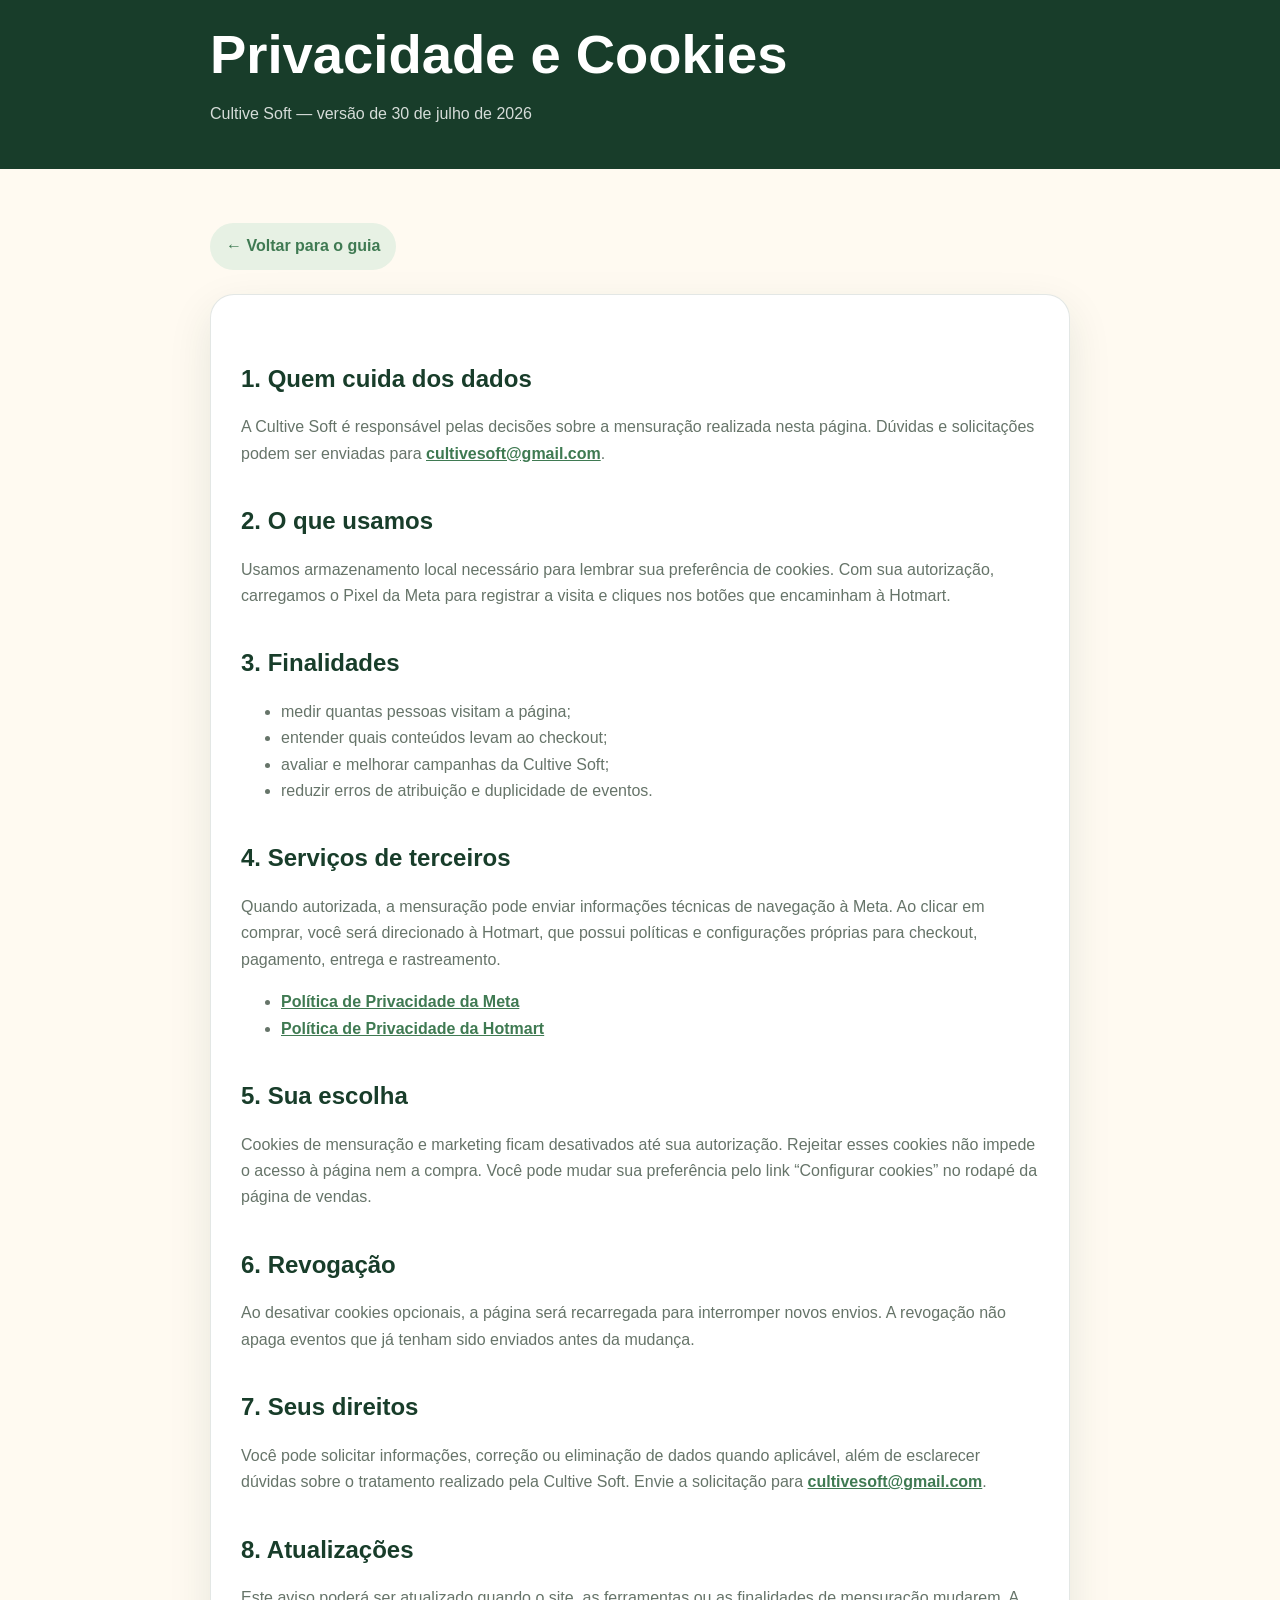
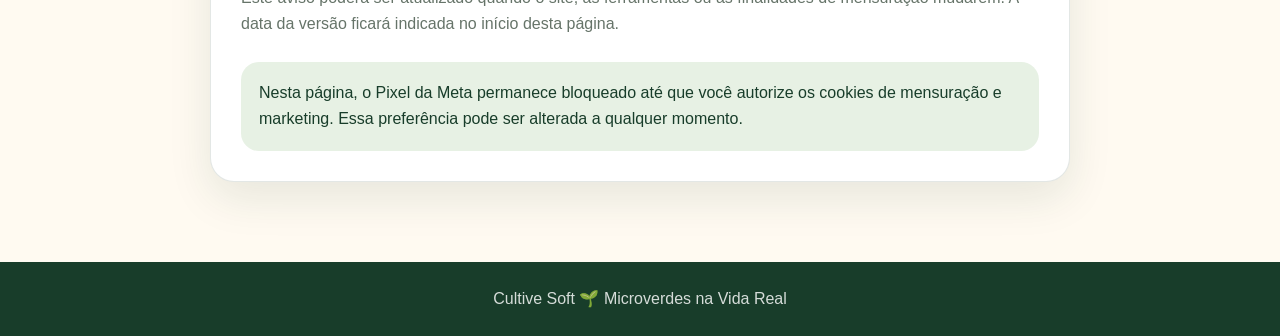
<file: public/privacidade.html>
<!DOCTYPE html>
<html lang="pt-BR">
<head>
  <meta charset="UTF-8" />
  <meta name="viewport" content="width=device-width, initial-scale=1.0" />
  <title>Privacidade e Cookies — Cultive Soft</title>
  <meta name="description" content="Informações sobre privacidade, cookies e mensuração na página da Cultive Soft." />
  <style>
    :root {
      --dark:#183d2a;
      --green:#3f7a52;
      --soft:#e7f1e4;
      --cream:#fffaf1;
      --text:#26362c;
      --muted:#667469;
    }
    * { box-sizing:border-box; }
    body {
      margin:0; font-family:Arial, Helvetica, sans-serif; color:var(--text);
      background:var(--cream); line-height:1.65;
    }
    header { background:var(--dark); color:#fff; padding:26px 0; }
    main { padding:54px 0 80px; }
    .container { width:min(860px, 92%); margin:0 auto; }
    h1 { margin:0; font-size:clamp(2rem, 5vw, 3.4rem); line-height:1.08; }
    h2 { color:var(--dark); margin:34px 0 10px; }
    p, li { color:var(--muted); }
    a { color:var(--green); font-weight:700; }
    .card {
      background:#fff; border:1px solid rgba(24,61,42,.12); border-radius:24px;
      padding:30px; box-shadow:0 16px 44px rgba(24,61,42,.10);
    }
    .back {
      display:inline-block; margin-bottom:24px; padding:10px 16px; border-radius:999px;
      background:var(--soft); text-decoration:none;
    }
    .notice {
      margin-top:24px; padding:18px; border-radius:18px; background:var(--soft); color:var(--dark);
    }
    footer { background:var(--dark); color:rgba(255,255,255,.82); text-align:center; padding:24px; }
  </style>
</head>
<body>
  <header>
    <div class="container">
      <h1>Privacidade e Cookies</h1>
      <p style="color:rgba(255,255,255,.82)">Cultive Soft — versão de 30 de julho de 2026</p>
    </div>
  </header>

  <main>
    <div class="container">
      <a class="back" href="/guiapratico/">← Voltar para o guia</a>
      <article class="card">
        <h2>1. Quem cuida dos dados</h2>
        <p>A Cultive Soft é responsável pelas decisões sobre a mensuração realizada nesta página. Dúvidas e solicitações podem ser enviadas para <a href="mailto:cultivesoft@gmail.com">cultivesoft@gmail.com</a>.</p>

        <h2>2. O que usamos</h2>
        <p>Usamos armazenamento local necessário para lembrar sua preferência de cookies. Com sua autorização, carregamos o Pixel da Meta para registrar a visita e cliques nos botões que encaminham à Hotmart.</p>

        <h2>3. Finalidades</h2>
        <ul>
          <li>medir quantas pessoas visitam a página;</li>
          <li>entender quais conteúdos levam ao checkout;</li>
          <li>avaliar e melhorar campanhas da Cultive Soft;</li>
          <li>reduzir erros de atribuição e duplicidade de eventos.</li>
        </ul>

        <h2>4. Serviços de terceiros</h2>
        <p>Quando autorizada, a mensuração pode enviar informações técnicas de navegação à Meta. Ao clicar em comprar, você será direcionado à Hotmart, que possui políticas e configurações próprias para checkout, pagamento, entrega e rastreamento.</p>
        <ul>
          <li><a href="https://www.facebook.com/privacy/policy/" target="_blank" rel="noopener noreferrer">Política de Privacidade da Meta</a></li>
          <li><a href="https://hotmart.com/pt-br/legal/privacidade-de-dados" target="_blank" rel="noopener noreferrer">Política de Privacidade da Hotmart</a></li>
        </ul>

        <h2>5. Sua escolha</h2>
        <p>Cookies de mensuração e marketing ficam desativados até sua autorização. Rejeitar esses cookies não impede o acesso à página nem a compra. Você pode mudar sua preferência pelo link “Configurar cookies” no rodapé da página de vendas.</p>

        <h2>6. Revogação</h2>
        <p>Ao desativar cookies opcionais, a página será recarregada para interromper novos envios. A revogação não apaga eventos que já tenham sido enviados antes da mudança.</p>

        <h2>7. Seus direitos</h2>
        <p>Você pode solicitar informações, correção ou eliminação de dados quando aplicável, além de esclarecer dúvidas sobre o tratamento realizado pela Cultive Soft. Envie a solicitação para <a href="mailto:cultivesoft@gmail.com">cultivesoft@gmail.com</a>.</p>

        <h2>8. Atualizações</h2>
        <p>Este aviso poderá ser atualizado quando o site, as ferramentas ou as finalidades de mensuração mudarem. A data da versão ficará indicada no início desta página.</p>

        <div class="notice">Nesta página, o Pixel da Meta permanece bloqueado até que você autorize os cookies de mensuração e marketing. Essa preferência pode ser alterada a qualquer momento.</div>
      </article>
    </div>
  </main>

  <footer>Cultive Soft 🌱 Microverdes na Vida Real</footer>
</body>
</html>
</file>
